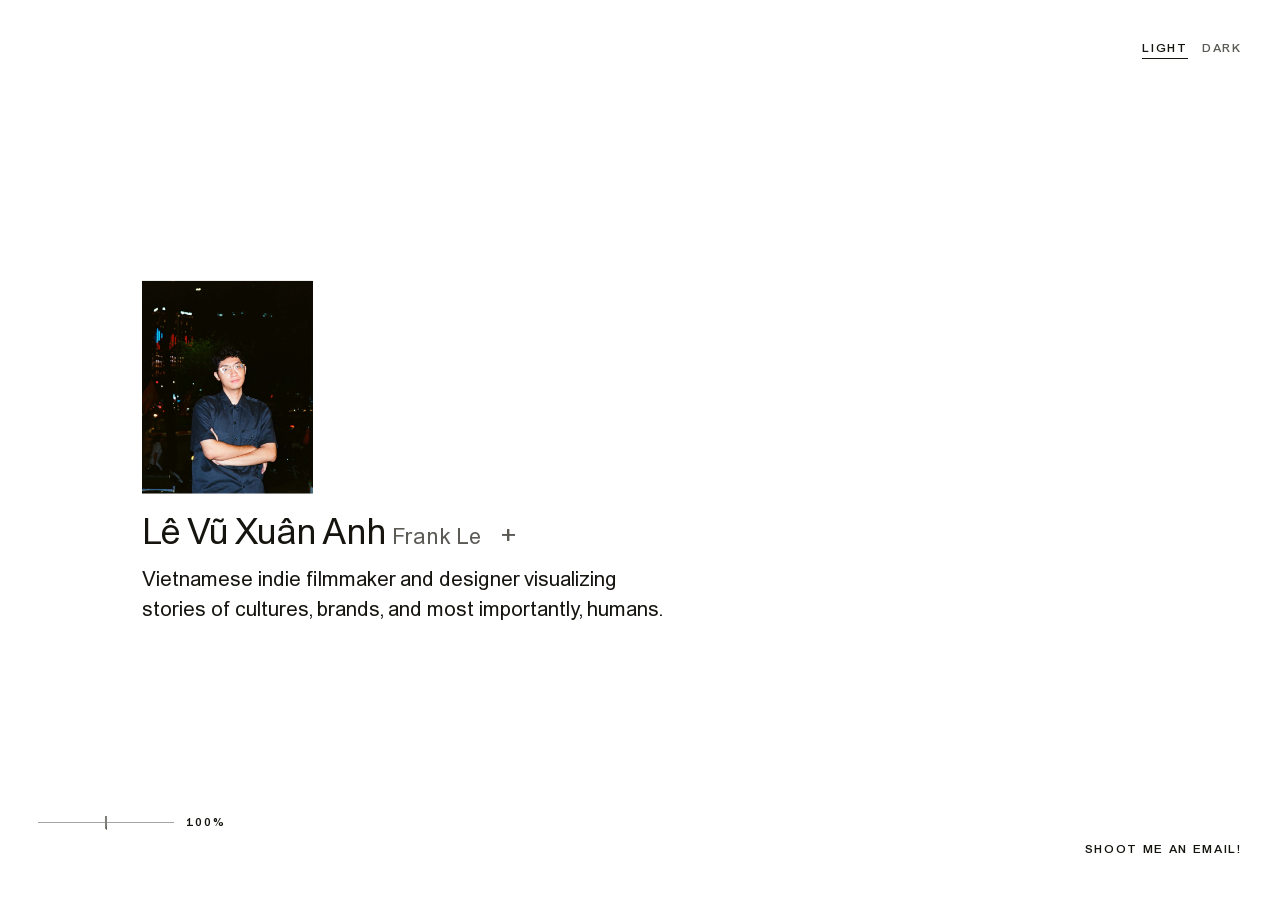
<file: index.html>
<!doctype html>
<html lang="en">
<head>
<meta charset="UTF-8">
<meta name="viewport" content="width=device-width, initial-scale=1">
<title>Lê Vũ Xuân Anh — Filmmaker &amp; Designer</title>
<meta name="description" content="Lê Vũ Xuân Anh (Frank Le) — filmmaker and designer. Director, screenwriter, editor, and UI/UX designer.">
<meta property="og:title" content="Lê Vũ Xuân Anh — Filmmaker &amp; Designer">
<meta property="og:description" content="Lê Vũ Xuân Anh (Frank Le) — filmmaker and designer based in Waterloo, Ontario.">
<meta property="og:type" content="website">
<link rel="preload" href="assets/fonts/ABCArealSuperfamilyVariable.woff2" as="font" type="font/woff2" crossorigin>
<link rel="stylesheet" href="css/style.css">
<script>try{var t=localStorage.getItem('theme');if(t==='dark'||t==='light')document.documentElement.dataset.theme=t;}catch(e){}</script>
</head>
<body data-nav-current="home" class="page-canvas">

<a class="skip-link" href="#main">Skip to content</a>

<main id="main" class="canvas" data-node-canvas>
  <!-- Everything that pans and zooms lives inside .canvas__world.
       The canvas itself is the fixed viewport; the world is the sheet
       of paper moving behind it. Corner marks stay outside, so they
       hold still while the paper moves. -->
  <div class="canvas__world">
    <svg class="canvas__edges" aria-hidden="true"></svg>
    <div class="canvas__nodes"></div>
  </div>

  <!-- Points back to the root when the view has wandered off it. It
       sits outside .canvas__world, in the canvas's own pixels, so it
       stays pinned to the edge of the screen rather than to the
       paper. js/node-tree.js places and rotates it. -->
  <button class="compass" type="button"
          aria-label="Back to Lê Vũ Xuân Anh">
    <span class="compass__arrow" aria-hidden="true"><svg viewBox="0 0 12 15" fill="none" stroke="currentColor" stroke-width="1.1" stroke-linecap="square" focusable="false"><path d="M6 1.5V13"/><path d="M2 9.5 6 13.5 10 9.5"/></svg></span>
  </button>

  <!-- The tree is the whole menu, so with JS off there has to be a
       real set of links here or the site is a dead end. -->
  <noscript>
    <ul class="canvas__fallback">
      <li><a href="about.html">About</a></li>
      <li><a href="works.html">Works</a></li>
      <li><a href="contact.html">Contact</a></li>
    </ul>
  </noscript>
</main>

<div class="canvas__marks">
  <!-- The name, the bio and the role line all live on the canvas now:
       the root node says the name, the bio is a node that branches to
       About, and the roles are the root's caption. See js/node-tree.js. -->
  <!-- The view corner. The zoom read-out stands here permanently: it
       reports the scale, sets it, and - since the drag hint came out -
       is the only standing sign that this canvas zooms at all. Reset
       fades in underneath once the view has actually moved, in a row
       that is held open either way so the bar above never jumps. -->
  <div class="mark mark--view">
    <div class="zoom">
      <span class="zoom__track">
        <input class="zoom__range" type="range" min="0" max="100" step="1"
               value="52" aria-label="Zoom" data-zoom-range>
      </span>
      <output class="zoom__value" data-zoom-value>100%</output>
    </div>
    <button class="theme__btn view-reset" type="button" data-reset-view>Reset view</button>
  </div>

  <div class="mark mark--theme">
    <div class="theme" role="group" aria-label="Colour mode">
      <button class="theme__btn" type="button" data-set-theme="light">Light</button>
      <button class="theme__btn" type="button" data-set-theme="dark">Dark</button>
    </div>
  </div>

  <!-- Reads as an invitation, not an address (Frank, Sept 14 2026).
       The address itself still travels in the href, and in the hidden
       text so a screen reader hears where the click goes. -->
  <a class="mark mark--mail" href="mailto:frank.lvxa@gmail.com">Shoot me an email!<span class="visually-hidden"> (frank.lvxa@gmail.com — opens your email app)</span></a>
</div>

<script src="js/site.js"></script>
<script src="js/theme.js"></script>
<script src="js/node-tree.js"></script>
</body>
</html>
</file>
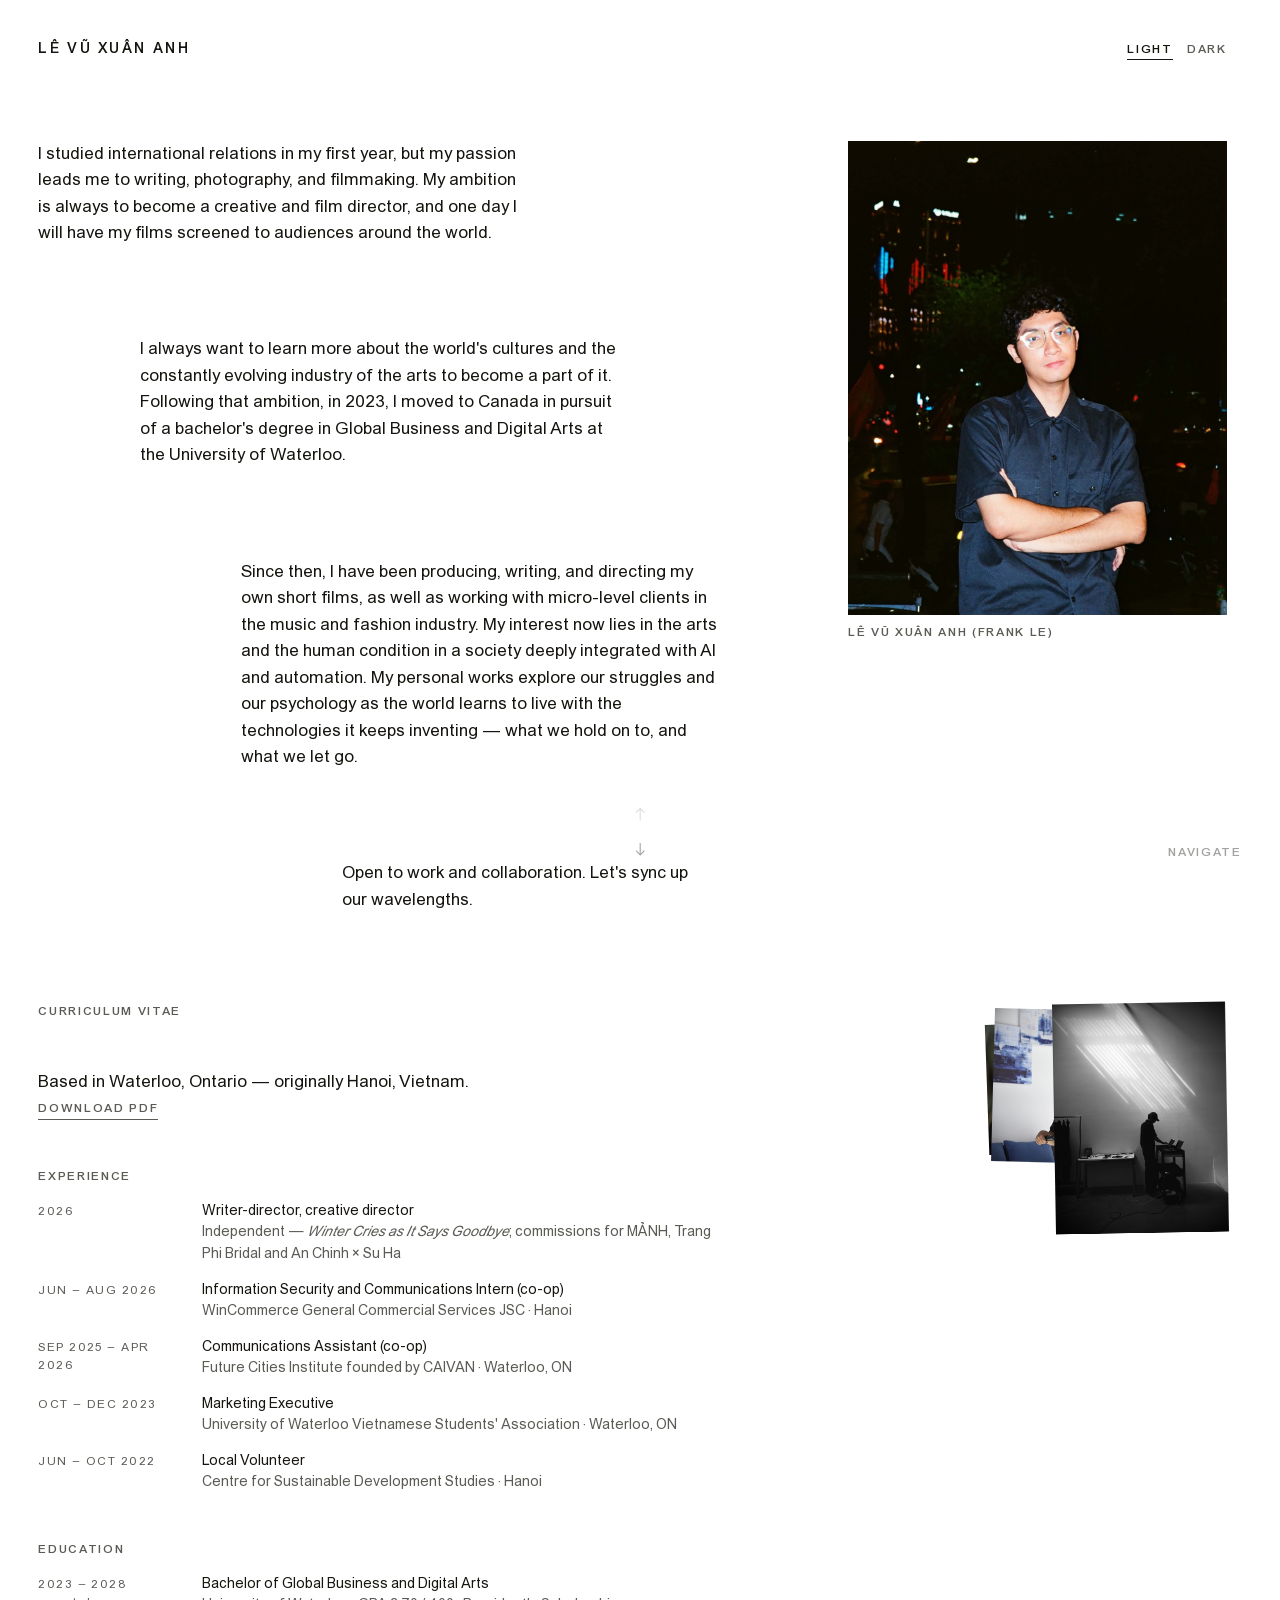
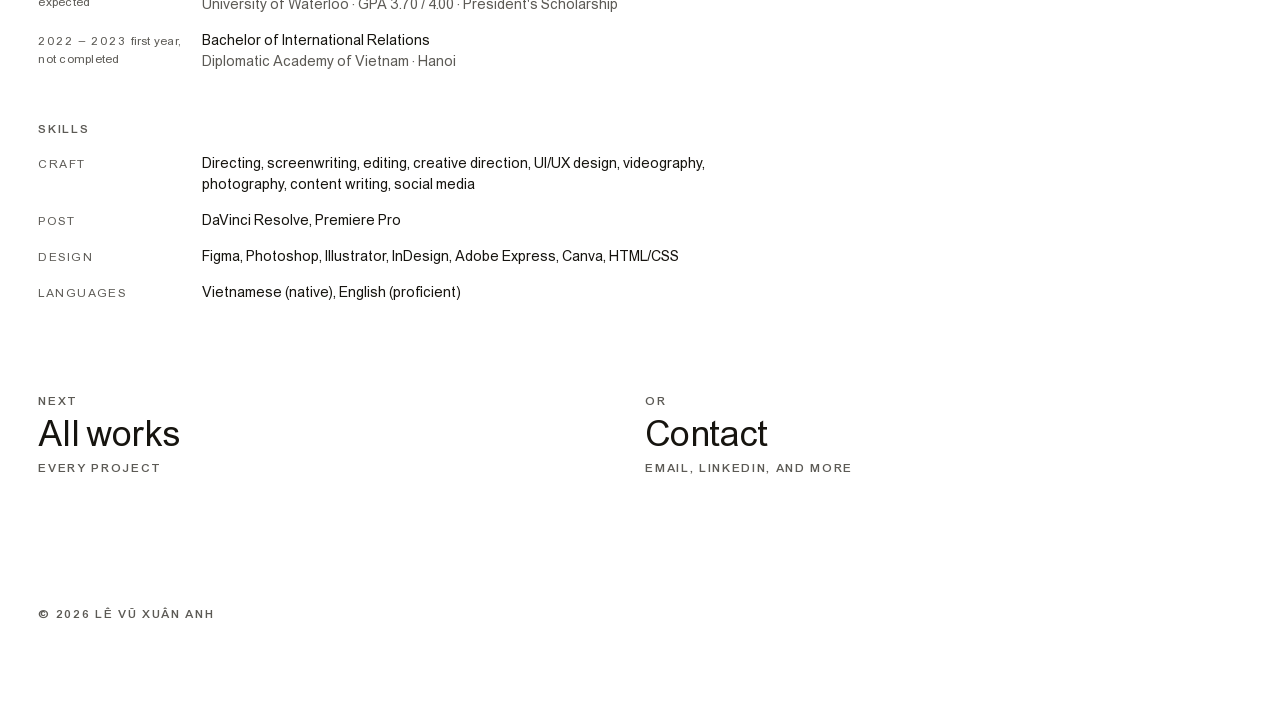
<file: about.html>
<!doctype html>
<html lang="en">
<head>
<meta charset="UTF-8">
<meta name="viewport" content="width=device-width, initial-scale=1">
<title>About — Lê Vũ Xuân Anh</title>
<meta name="description" content="About Lê Vũ Xuân Anh (Frank Le) — filmmaker and designer studying Global Business and Digital Arts at the University of Waterloo.">
<link rel="preload" href="assets/fonts/ABCArealSuperfamilyVariable.woff2" as="font" type="font/woff2" crossorigin>
<link rel="stylesheet" href="css/style.css">
<script>try{var t=localStorage.getItem('theme');if(t==='dark'||t==='light')document.documentElement.dataset.theme=t;}catch(e){}</script>
</head>
<body data-nav-current="about" class="page-field">

<a class="skip-link" href="#main">Skip to content</a>

<!-- Only the colour mode lives up here now. The nameplate and the way
     back both came out on Sept 11 2026: the name is the root of the
     node tree one click away, and a masthead repeated on every page is
     the thing this site is built to avoid. Navigation is the cue in
     the lower right. -->
<header class="page-head">
  <a class="page-head__mark" href="index.html">Lê Vũ Xuân Anh</a>
  <div class="theme" role="group" aria-label="Colour mode">
    <button class="theme__btn" type="button" data-set-theme="light">Light</button>
    <button class="theme__btn" type="button" data-set-theme="dark">Dark</button>
  </div>
</header>

<!-- A scrolling canvas, not a document: no rules, no boxes, no
     column. Passages step down and inward, the portrait floats free
     and can be dragged anywhere. Placement lives in css/style.css
     under "Canvas pages". -->
<main id="main" class="field">
  <h1 class="visually-hidden">About Frank Le</h1>

  <p class="passage passage--a">I studied international relations in my first year, but my passion leads me to writing, photography, and filmmaking. My ambition is always to become a creative and film director, and one day I will have my films screened to audiences around the world.</p>

  <figure class="floater floater--portrait" data-drag>
    <span class="drift">
      <span class="shot shot--native" style="--ratio: 1200 / 1500">
        <img src="assets/headshot.jpg" width="1200" height="1500" alt="Lê Vũ Xuân Anh, arms folded, at night in the city">
      </span>
    </span>
    <figcaption class="label">Lê Vũ Xuân Anh (Frank Le)</figcaption>
  </figure>

  <p class="passage passage--b">I always want to learn more about the world's cultures and the constantly evolving industry of the arts to become a part of it. Following that ambition, in 2023, I moved to Canada in pursuit of a bachelor's degree in Global Business and Digital Arts at the University of Waterloo.</p>

  <p class="passage passage--c">Since then, I have been producing, writing, and directing my own short films, as well as working with micro-level clients in the music and fashion industry. My interest now lies in the arts and the human condition in a society deeply integrated with AI and automation. My personal works explore our struggles and our psychology as the world learns to live with the technologies it keeps inventing — what we hold on to, and what we let go.</p>

  <p class="passage passage--d">Open to work and collaboration. Let's sync up our wavelengths.</p>

  <!-- The CV, on the page rather than behind a download (Frank,
       Sept 13 2026). Latest to earliest within every section. Dated
       entries come from his June 2025 resume; the 2025 co-op and the
       2026 work come from this site's own data. There is no
       Certification section yet because nothing sourced names one —
       the markup for it is at the end of this block, ready. The PDF
       is Frank's 2026 CV (Sept 14 2026) with the phone number
       redacted from its footer, so docs/contact.md's rule holds; see
       CLAUDE.md for how, and why a text-only redaction was not
       enough. -->
  <section class="cv" aria-labelledby="cv-heading" data-stop>
    <h2 id="cv-heading" class="label">Curriculum vitae</h2>
    <p class="cv__lead">Based in Waterloo, Ontario — originally Hanoi, Vietnam.
      <a class="cv__download label" href="assets/le-vu-xuan-anh-cv-2026.pdf" download="Le Vu Xuan Anh - CV 2026.pdf">Download PDF<span class="visually-hidden"> (2 MB)</span></a></p>

    <section class="cv__section">
      <h3 class="label">Experience</h3>
      <ol class="cv__list">
        <li class="cv__item">
          <span class="cv__when">2026</span>
          <span class="cv__what">Writer-director, creative director</span>
          <span class="cv__where">Independent — <em>Winter Cries as It Says Goodbye</em>; commissions for MẢNH, Trang Phi Bridal and An Chinh × Su Ha</span>
        </li>
        <li class="cv__item">
          <span class="cv__when">Jun – Aug 2026</span>
          <span class="cv__what">Information Security and Communications Intern (co-op)</span>
          <span class="cv__where">WinCommerce General Commercial Services JSC · Hanoi</span>
        </li>
        <li class="cv__item">
          <span class="cv__when">Sep 2025 – Apr 2026</span>
          <span class="cv__what">Communications Assistant (co-op)</span>
          <span class="cv__where">Future Cities Institute founded by CAIVAN · Waterloo, ON</span>
        </li>
        <li class="cv__item">
          <span class="cv__when">Oct – Dec 2023</span>
          <span class="cv__what">Marketing Executive</span>
          <span class="cv__where">University of Waterloo Vietnamese Students' Association · Waterloo, ON</span>
        </li>
        <li class="cv__item">
          <span class="cv__when">Jun – Oct 2022</span>
          <span class="cv__what">Local Volunteer</span>
          <span class="cv__where">Centre for Sustainable Development Studies · Hanoi</span>
        </li>
      </ol>
    </section>

    <section class="cv__section">
      <h3 class="label">Education</h3>
      <ol class="cv__list">
        <li class="cv__item">
          <span class="cv__when">2023 – 2028 <span class="cv__note">expected</span></span>
          <span class="cv__what">Bachelor of Global Business and Digital Arts</span>
          <span class="cv__where">University of Waterloo · GPA 3.70 / 4.00 · President's Scholarship</span>
        </li>
        <li class="cv__item">
          <span class="cv__when">2022 – 2023 <span class="cv__note">first year, not completed</span></span>
          <span class="cv__what">Bachelor of International Relations</span>
          <span class="cv__where">Diplomatic Academy of Vietnam · Hanoi</span>
        </li>
      </ol>
    </section>

    <section class="cv__section">
      <h3 class="label">Skills</h3>
      <ol class="cv__list">
        <li class="cv__item">
          <span class="cv__when">Craft</span>
          <span class="cv__what">Directing, screenwriting, editing, creative direction, UI/UX design, videography, photography, content writing, social media</span>
        </li>
        <li class="cv__item">
          <span class="cv__when">Post</span>
          <span class="cv__what">DaVinci Resolve, Premiere Pro</span>
        </li>
        <li class="cv__item">
          <span class="cv__when">Design</span>
          <span class="cv__what">Figma, Photoshop, Illustrator, InDesign, Adobe Express, Canva, HTML/CSS</span>
        </li>
        <li class="cv__item">
          <span class="cv__when">Languages</span>
          <span class="cv__what">Vietnamese (native), English (proficient)</span>
        </li>
      </ol>
    </section>

    <!-- Certification — nothing sourced names one yet. When there is:
    <section class="cv__section">
      <h3 class="label">Certification</h3>
      <ol class="cv__list">
        <li class="cv__item">
          <span class="cv__when">YEAR</span>
          <span class="cv__what">Certificate name</span>
          <span class="cv__where">Issuer</span>
        </li>
      </ol>
    </section>
    -->
  </section>

  <!-- Behind the scenes (Frank, Sept 14 2026): three set photos as a
       tight pile at the right margin, beside the CV. One click spreads
       them into a cascade; another stacks them. No heading, no hint,
       no button — the pile is the control (role=button, Enter/Space,
       aria-pressed carries the state). It occupies no height in the
       grid: the stage is absolute, so the CV's row is exactly as tall
       as the CV. It comes AFTER the CV in the markup on purpose: the
       grid's placement cursor only moves forward, so a pile placed
       first would take columns 9-12 of a row and push the CV, which
       needs 1-7, down to the next one. Native ratios, per the
       standing rule; js/about.js does the toggle. -->
  <div class="pile">
    <div class="pile__stage" role="button" tabindex="0" aria-pressed="false"
         aria-label="Behind the scenes: three photos from set. Spread them out">
      <figure class="pile__item pile__item--1">
        <span class="drift"><img src="assets/bts-monitor.jpg" width="1600" height="900" alt="Frank at the monitor on set, headphones on, watching a take" loading="lazy" draggable="false"></span>
      </figure>
      <figure class="pile__item pile__item--2">
        <span class="drift"><img src="assets/bts-camera.jpg" width="1600" height="1066" alt="Frank directing beside the camera operator, pointing across the set" loading="lazy" draggable="false"></span>
      </figure>
      <figure class="pile__item pile__item--3">
        <span class="drift"><img src="assets/bts-studio.jpg" width="1200" height="1600" alt="Frank at a cart of monitors in a studio, light raking across the wall behind him" loading="lazy" draggable="false"></span>
      </figure>
    </div>
  </div>

  <!-- Where to go from here: the project pages end on a "Next project"
       node, and this page ends the same way, on two. The address and
       LinkedIn that used to sit in the footer live on the Contact
       page, one of these two nodes away (Frank, Sept 13 2026). -->
  <nav class="next-nodes" aria-label="Where next" data-stop>
    <a class="next-node" href="works.html">
      <span class="label">Next</span>
      <span class="next-node__title">All works</span>
      <span class="label">Every project</span>
    </a>
    <a class="next-node next-node--second" href="contact.html">
      <span class="label">Or</span>
      <span class="next-node__title">Contact</span>
      <span class="label">Email, LinkedIn, and more</span>
    </a>
  </nav>
</main>

<footer class="end-marks" data-stop>
  <p class="label">&copy; 2026 Lê Vũ Xuân Anh</p>
</footer>

<!-- Navigation, lower right: the node tree's logic folded into one
     corner. Quiet until asked, then a short branch grows upward -
     Navigate, All works, Home - the way a node grows its children on
     the homepage. The trigger is first in the markup and the column is
     reversed in CSS, so the tab order runs bottom to top the way the
     branch reads. js/navcue.js owns the open state. -->
<nav class="navcue" data-cue aria-label="Site">
  <button class="navcue__trigger" type="button" aria-expanded="false">Navigate</button>
  <ul class="navcue__list">
    <li class="navcue__item"><a class="navcue__link" href="contact.html">Contact</a></li>
    <li class="navcue__item"><a class="navcue__link" href="works.html">All works</a></li>
    <li class="navcue__item"><a class="navcue__link" href="index.html">Home</a></li>
  </ul>
</nav>

<script src="js/site.js"></script>
<script src="js/theme.js"></script>
<script src="js/navcue.js"></script>
<script src="js/stepper.js"></script>
<script src="js/drag.js"></script>
<script src="js/about.js"></script>
</body>
</html>
</file>
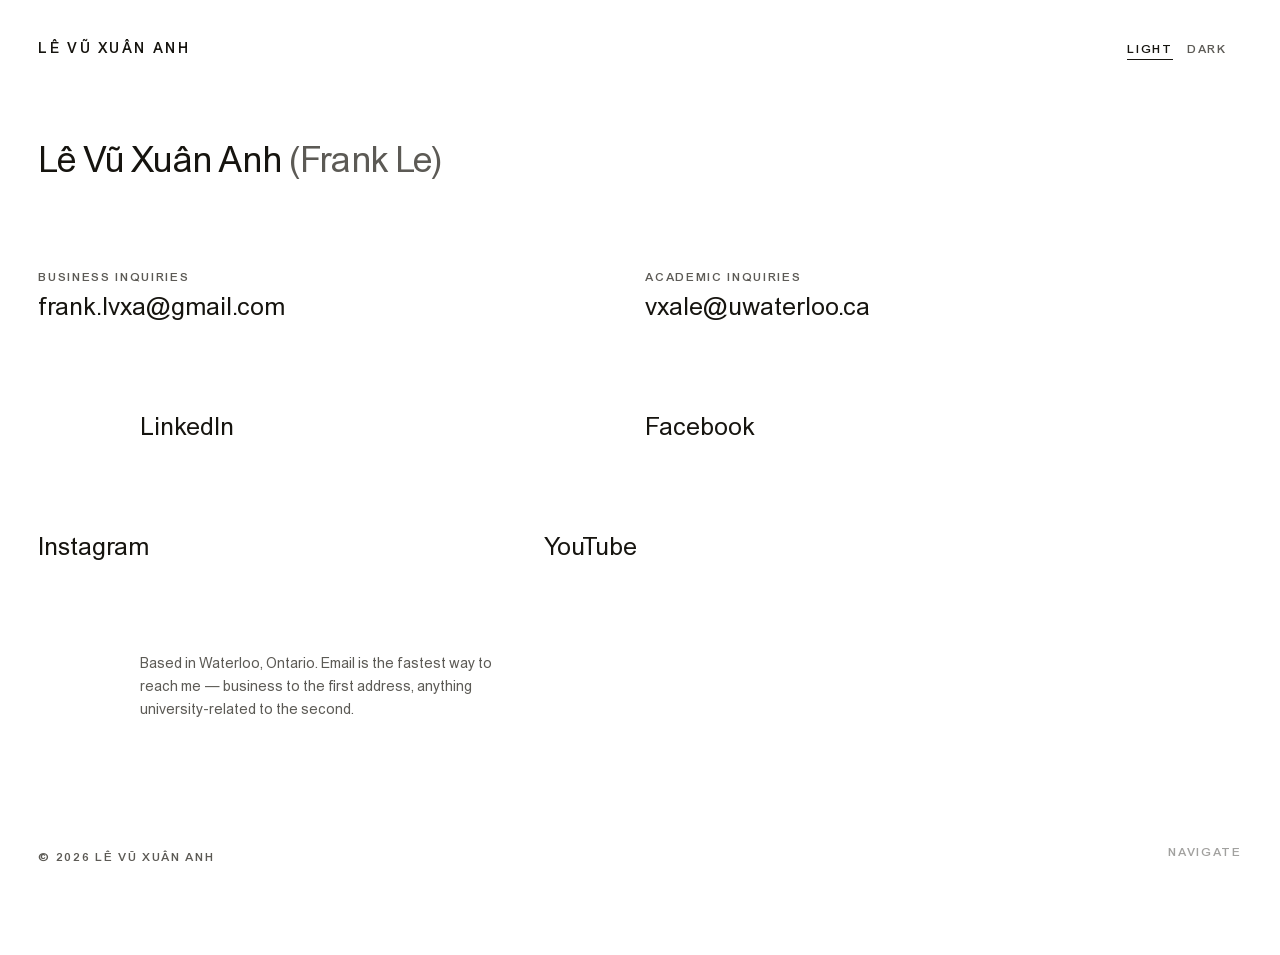
<file: contact.html>
<!doctype html>
<html lang="en">
<head>
<meta charset="UTF-8">
<meta name="viewport" content="width=device-width, initial-scale=1">
<title>Contact — Lê Vũ Xuân Anh</title>
<meta name="description" content="Contact Lê Vũ Xuân Anh (Frank Le) — filmmaker and designer based in Waterloo, Ontario.">
<link rel="preload" href="assets/fonts/ABCArealSuperfamilyVariable.woff2" as="font" type="font/woff2" crossorigin>
<link rel="stylesheet" href="css/style.css">
<script>try{var t=localStorage.getItem('theme');if(t==='dark'||t==='light')document.documentElement.dataset.theme=t;}catch(e){}</script>
</head>
<body data-nav-current="contact" class="page-field">

<a class="skip-link" href="#main">Skip to content</a>

<!-- Only the colour mode lives up here now. The nameplate and the way
     back both came out on Sept 11 2026: the name is the root of the
     node tree one click away, and a masthead repeated on every page is
     the thing this site is built to avoid. Navigation is the cue in
     the lower right. -->
<header class="page-head">
  <a class="page-head__mark" href="index.html">Lê Vũ Xuân Anh</a>
  <div class="theme" role="group" aria-label="Colour mode">
    <button class="theme__btn" type="button" data-set-theme="light">Light</button>
    <button class="theme__btn" type="button" data-set-theme="dark">Dark</button>
  </div>
</header>

<!-- Each way of reaching Frank is its own drifting object, placed
     apart rather than listed. No rules between them: the space does
     the separating. -->
<main id="main" class="field field--contact">
  <h1 class="passage passage--name">Lê Vũ Xuân Anh <span>(Frank Le)</span></h1>

  <!-- The addresses carry the outward mark too. A mailto leaves this
       site as surely as a link to LinkedIn does - it hands you to
       another application - and a reader who has learned what the
       mark means on one line should not have to relearn it on the
       next. The hidden text says where it actually goes. -->
  <p class="reach reach--a">
    <span class="label">Business inquiries</span>
    <a class="reach__link reach__link--out drift" href="mailto:frank.lvxa@gmail.com">frank.lvxa@gmail.com<span class="reach__out" aria-hidden="true"><svg viewBox="0 0 12 12" width="12" height="12" fill="none" stroke="currentColor" stroke-width="1.1" stroke-linecap="square" focusable="false"><path d="M3.5 8.5 8.5 3.5"/><path d="M5 3.5H8.5V7"/></svg></span><span class="visually-hidden"> (opens your email app)</span></a>
  </p>

  <p class="reach reach--b">
    <span class="label">Academic inquiries</span>
    <a class="reach__link reach__link--out drift" href="mailto:vxale@uwaterloo.ca">vxale@uwaterloo.ca<span class="reach__out" aria-hidden="true"><svg viewBox="0 0 12 12" width="12" height="12" fill="none" stroke="currentColor" stroke-width="1.1" stroke-linecap="square" focusable="false"><path d="M3.5 8.5 8.5 3.5"/><path d="M5 3.5H8.5V7"/></svg></span><span class="visually-hidden"> (opens your email app)</span></a>
  </p>

  <!-- Outward links. The name of the place is the whole label: the
       URL under it said nothing the word did not, and four of them
       spelled out would read as a directory listing. The mark that
       arrives on hover is what says the link leaves the site. -->
  <p class="reach reach--c">
    <a class="reach__link reach__link--out drift" href="https://www.linkedin.com/in/vxale/" target="_blank" rel="noopener">LinkedIn<span class="reach__out" aria-hidden="true"><svg viewBox="0 0 12 12" width="12" height="12" fill="none" stroke="currentColor" stroke-width="1.1" stroke-linecap="square" focusable="false"><path d="M3.5 8.5 8.5 3.5"/><path d="M5 3.5H8.5V7"/></svg></span><span class="visually-hidden"> (opens in a new tab)</span></a>
  </p>

  <p class="reach reach--e">
    <a class="reach__link reach__link--out drift" href="https://www.facebook.com/vuxuananhle" target="_blank" rel="noopener">Facebook<span class="reach__out" aria-hidden="true"><svg viewBox="0 0 12 12" width="12" height="12" fill="none" stroke="currentColor" stroke-width="1.1" stroke-linecap="square" focusable="false"><path d="M3.5 8.5 8.5 3.5"/><path d="M5 3.5H8.5V7"/></svg></span><span class="visually-hidden"> (opens in a new tab)</span></a>
  </p>

  <p class="reach reach--f">
    <a class="reach__link reach__link--out drift" href="https://www.instagram.com/leuvxuanhna" target="_blank" rel="noopener">Instagram<span class="reach__out" aria-hidden="true"><svg viewBox="0 0 12 12" width="12" height="12" fill="none" stroke="currentColor" stroke-width="1.1" stroke-linecap="square" focusable="false"><path d="M3.5 8.5 8.5 3.5"/><path d="M5 3.5H8.5V7"/></svg></span><span class="visually-hidden"> (opens in a new tab)</span></a>
  </p>

  <p class="reach reach--g">
    <a class="reach__link reach__link--out drift" href="https://www.youtube.com/@levuxuananh" target="_blank" rel="noopener">YouTube<span class="reach__out" aria-hidden="true"><svg viewBox="0 0 12 12" width="12" height="12" fill="none" stroke="currentColor" stroke-width="1.1" stroke-linecap="square" focusable="false"><path d="M3.5 8.5 8.5 3.5"/><path d="M5 3.5H8.5V7"/></svg></span><span class="visually-hidden"> (opens in a new tab)</span></a>
  </p>

  <p class="note note--contact">Based in Waterloo, Ontario. Email is the fastest way to reach me — business to the first address, anything university-related to the second.</p>
</main>

<footer class="end-marks" data-stop>
  <p class="label">&copy; 2026 Lê Vũ Xuân Anh</p>
</footer>

<!-- Navigation, lower right: the node tree's logic folded into one
     corner. Quiet until asked, then a short branch grows upward -
     Navigate, All works, Home - the way a node grows its children on
     the homepage. The trigger is first in the markup and the column is
     reversed in CSS, so the tab order runs bottom to top the way the
     branch reads. js/navcue.js owns the open state. -->
<nav class="navcue" data-cue aria-label="Site">
  <button class="navcue__trigger" type="button" aria-expanded="false">Navigate</button>
  <ul class="navcue__list">
    <li class="navcue__item"><a class="navcue__link" href="contact.html">Contact</a></li>
    <li class="navcue__item"><a class="navcue__link" href="works.html">All works</a></li>
    <li class="navcue__item"><a class="navcue__link" href="index.html">Home</a></li>
  </ul>
</nav>

<script src="js/site.js"></script>
<script src="js/theme.js"></script>
<script src="js/navcue.js"></script>
<script src="js/stepper.js"></script>
<script src="js/drag.js"></script>
</body>
</html>
</file>
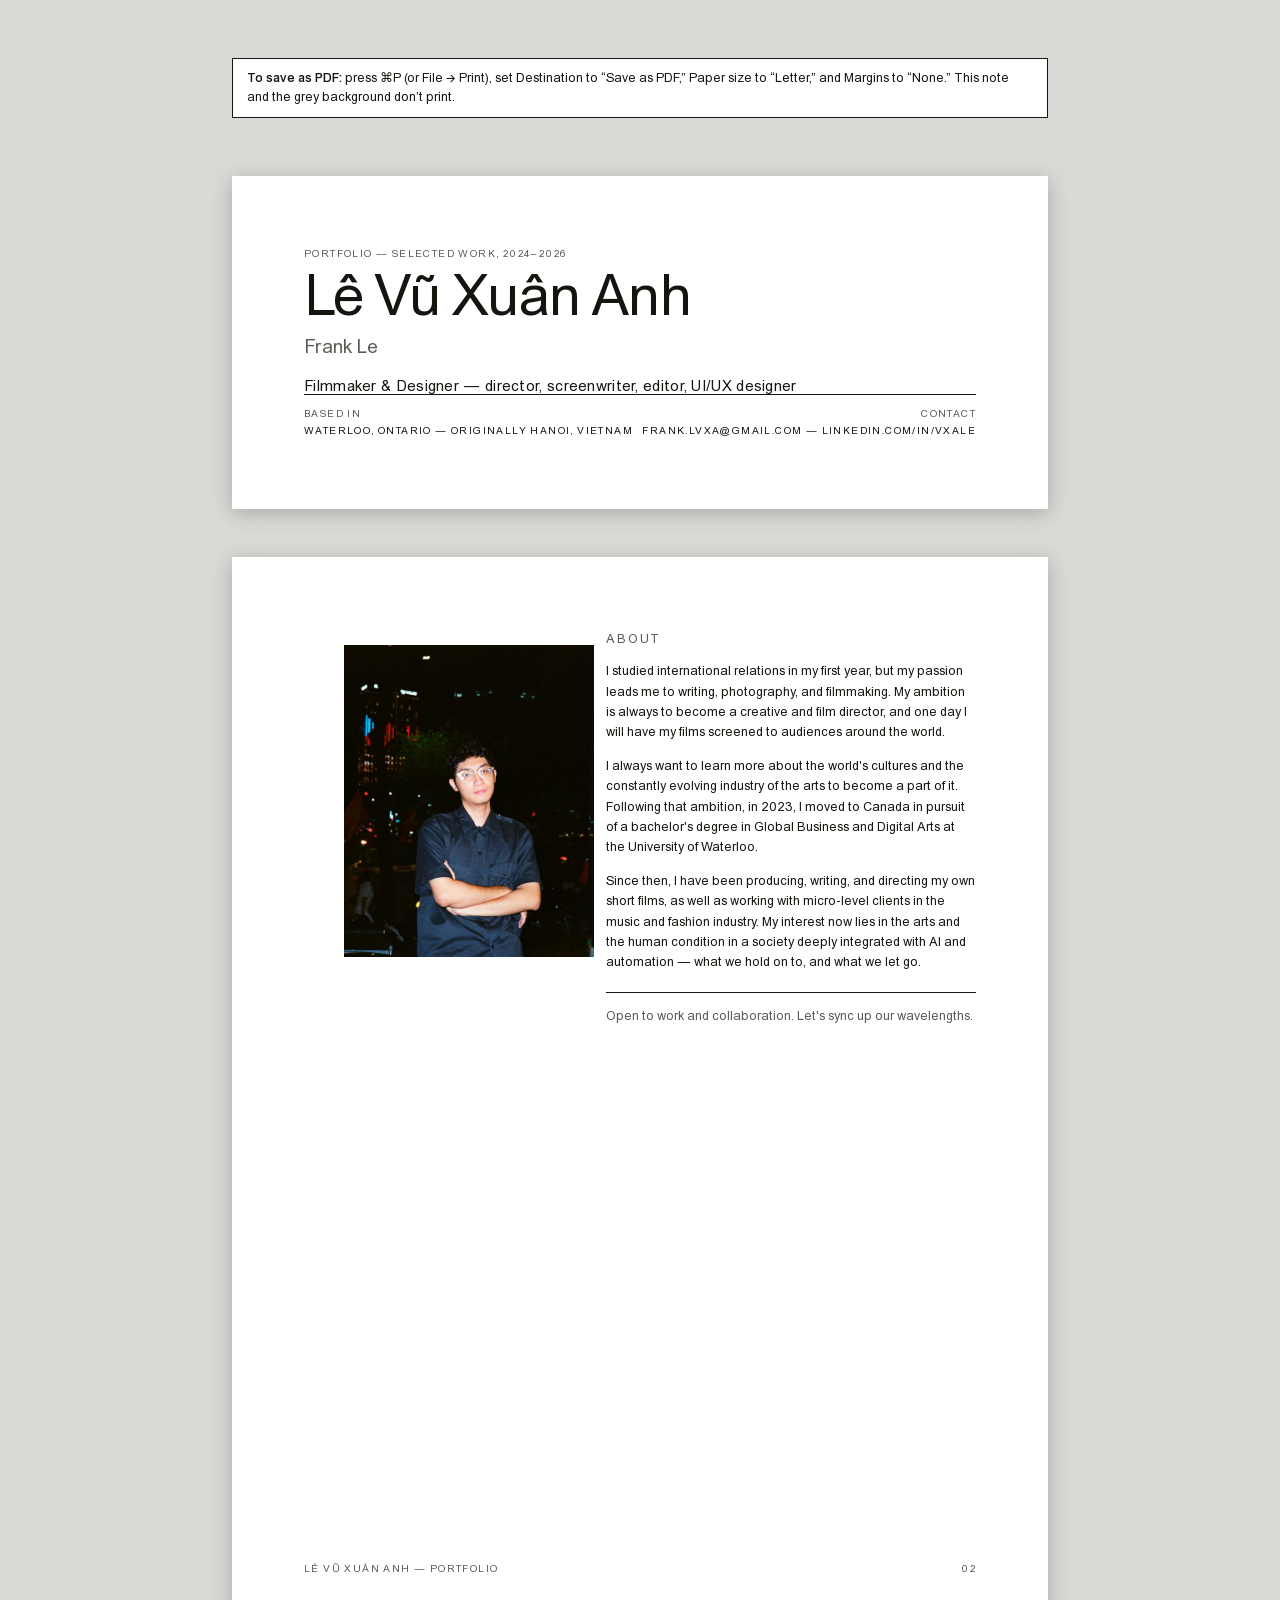
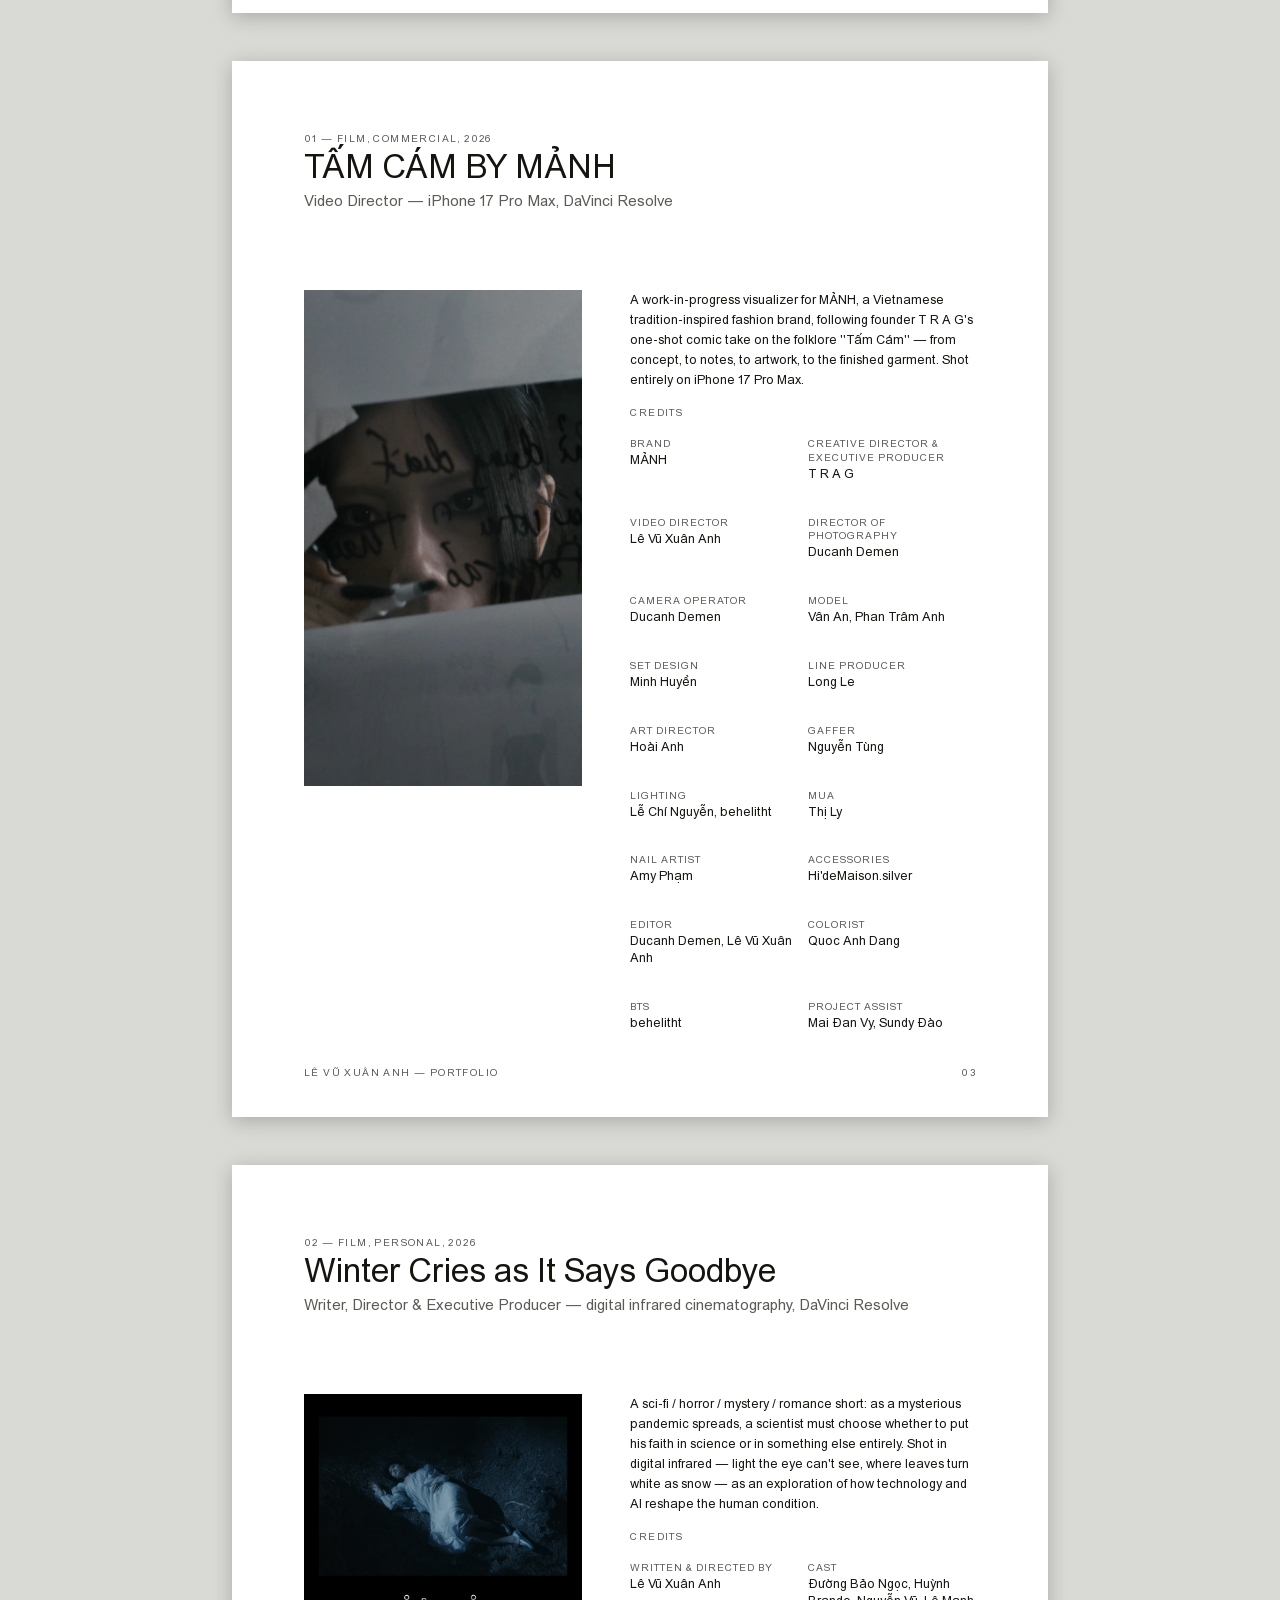
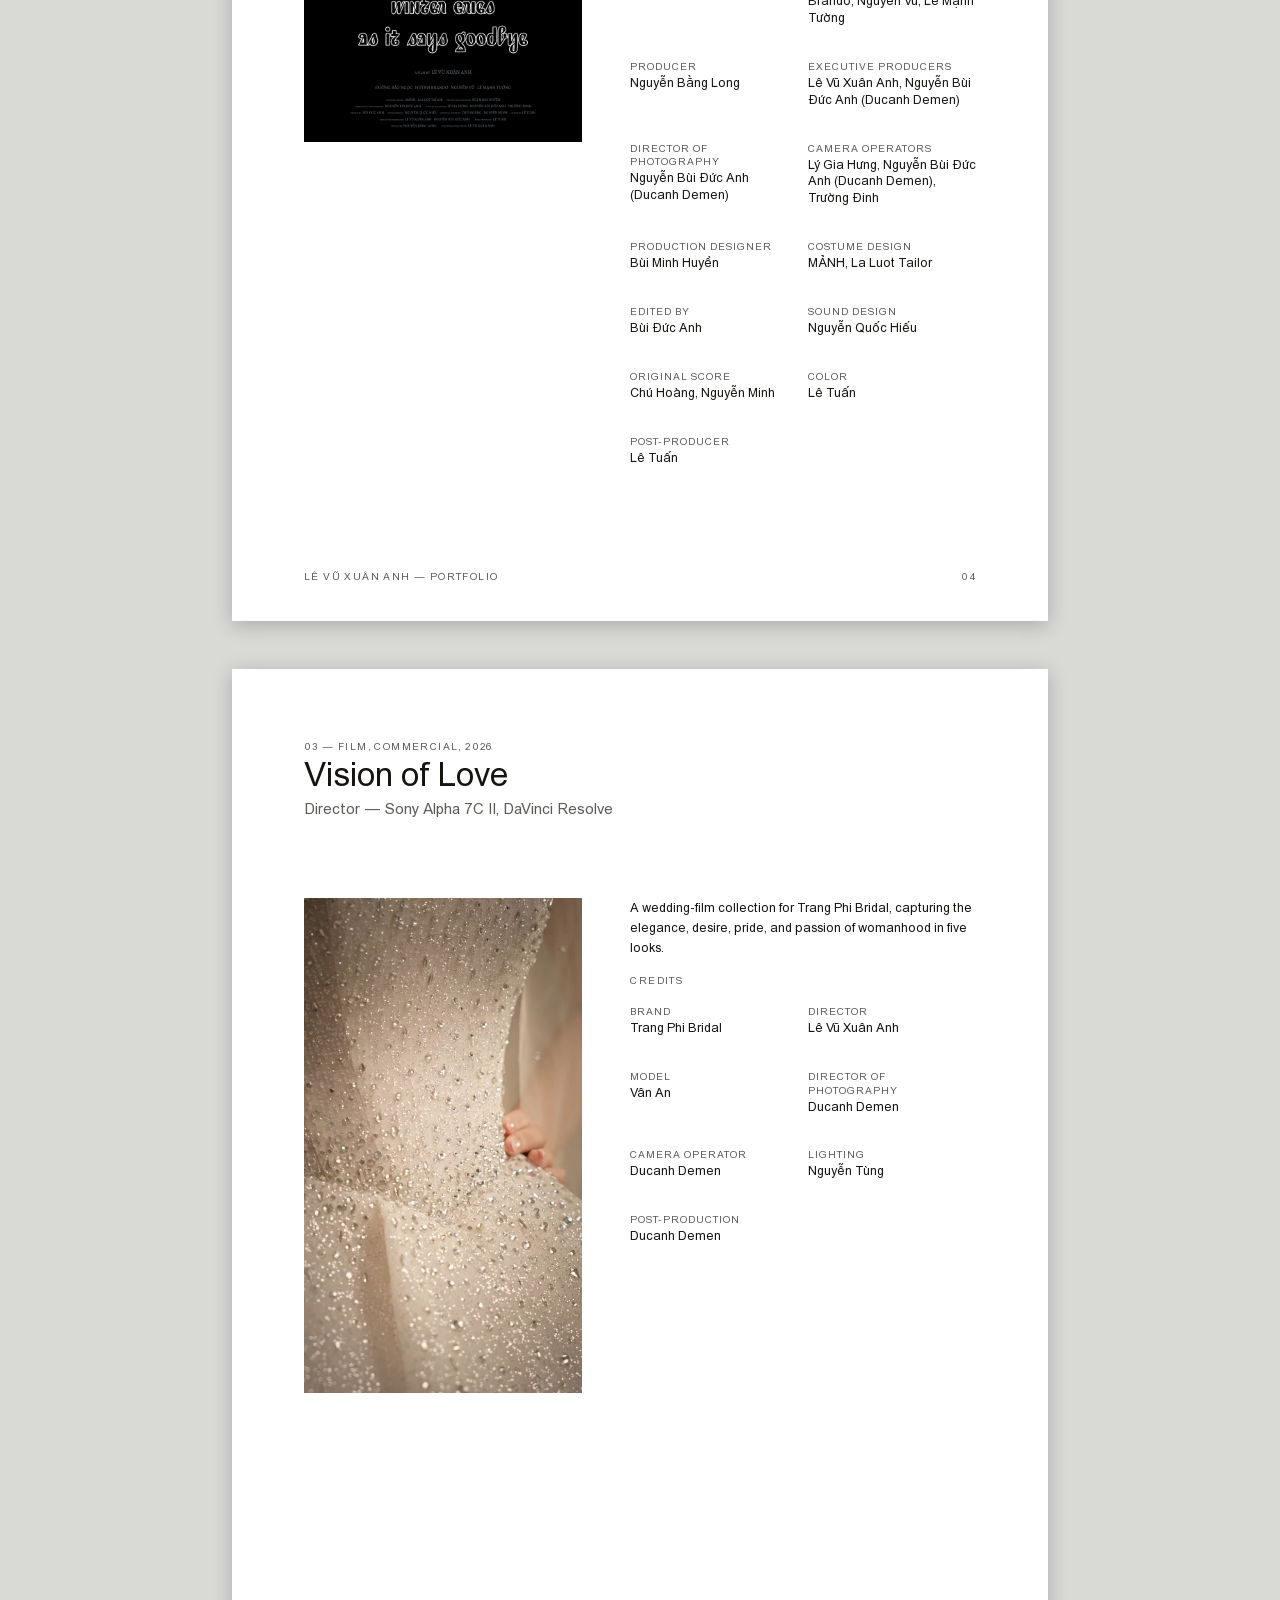
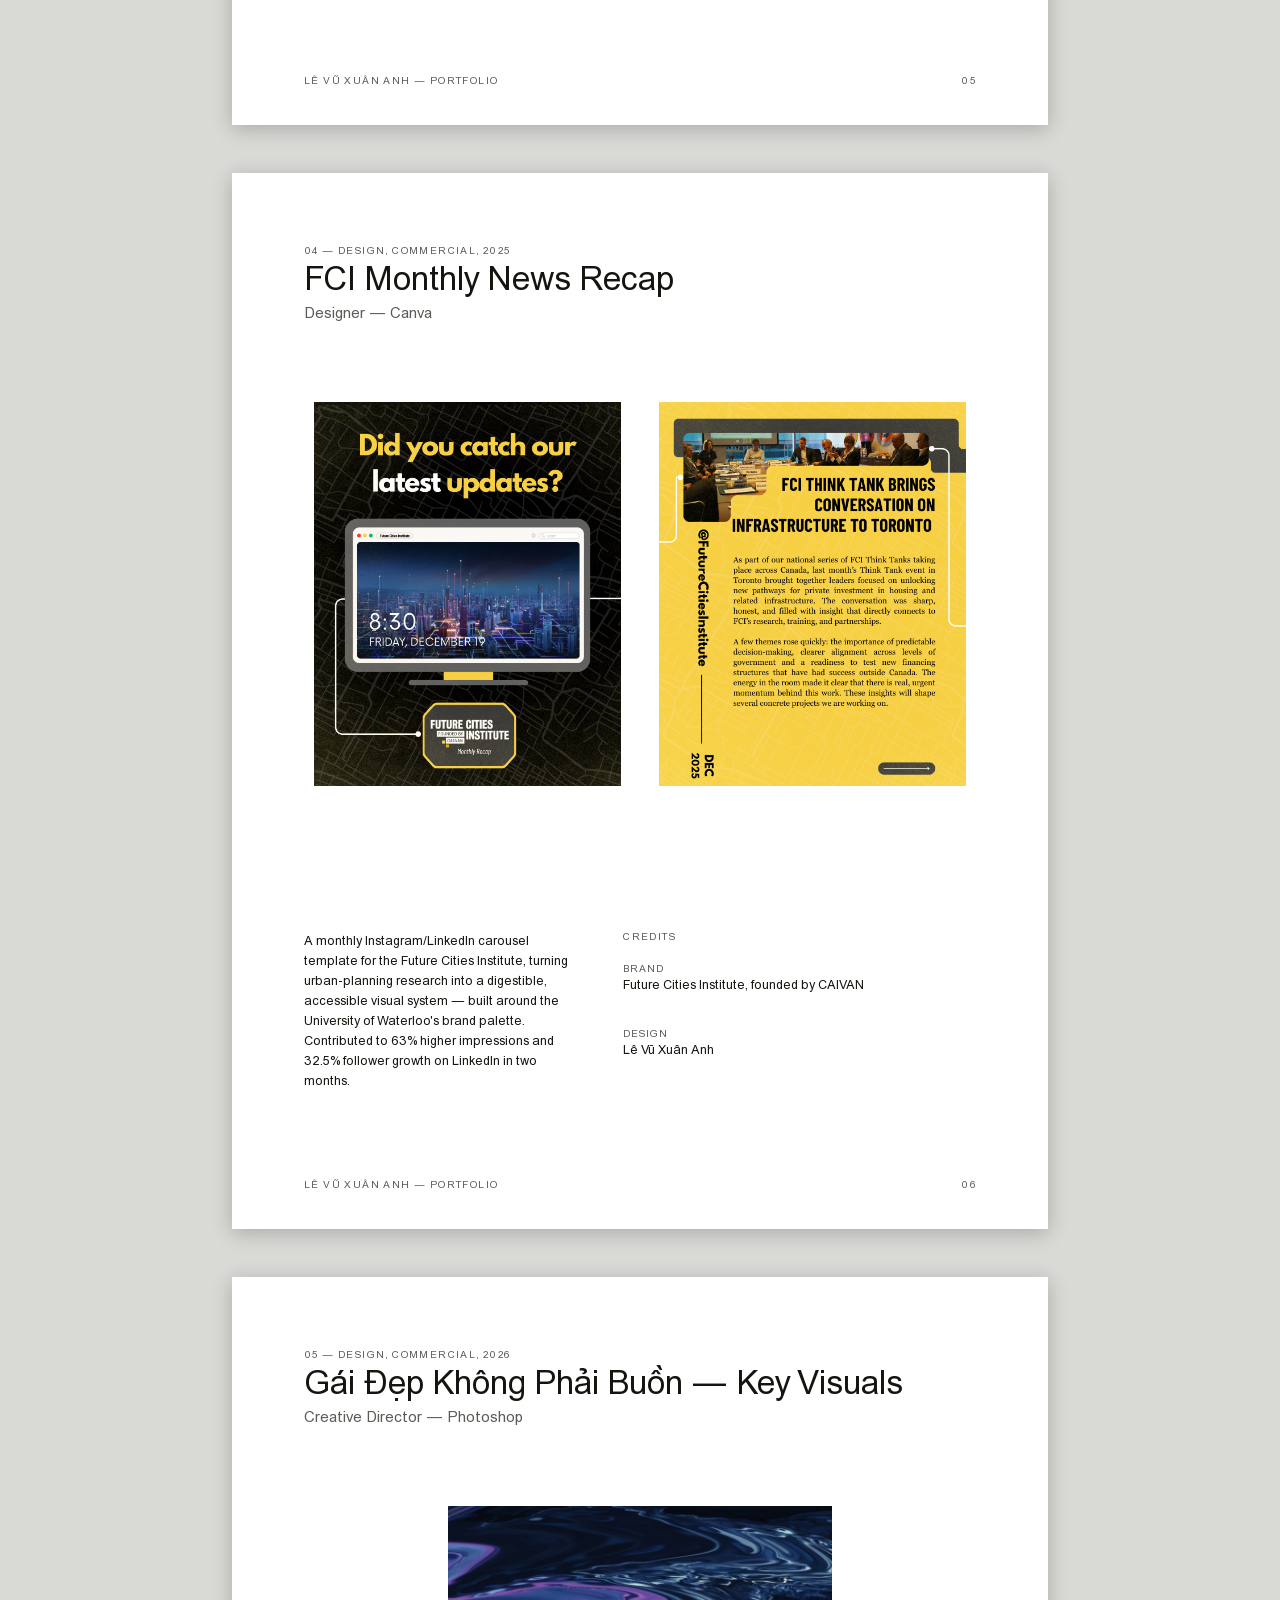
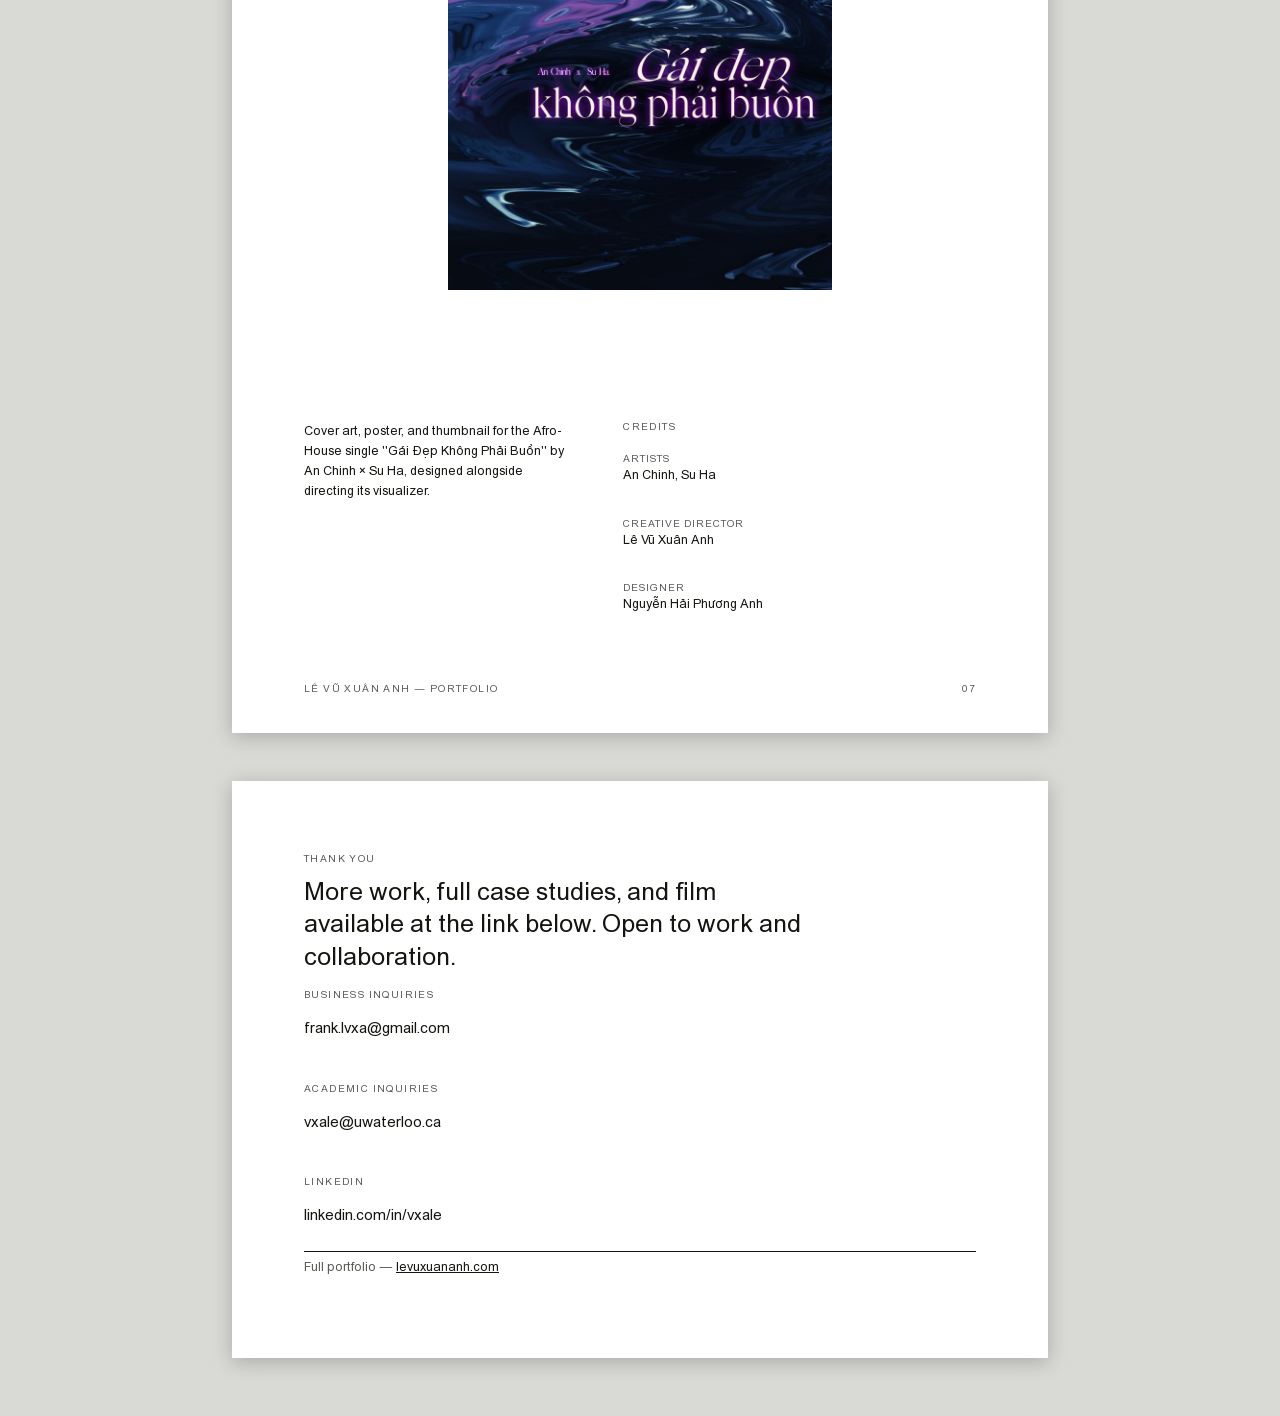
<file: print.html>
<!doctype html>
<html lang="en">
<head>
<meta charset="UTF-8">
<meta name="viewport" content="width=device-width, initial-scale=1">
<title>Portfolio (PDF) — Lê Vũ Xuân Anh</title>
<meta name="description" content="Print-ready portfolio — Lê Vũ Xuân Anh (Frank Le), filmmaker and designer.">
<link rel="preload" href="assets/fonts/ABCArealSuperfamilyVariable.woff2" as="font" type="font/woff2" crossorigin>
<link rel="stylesheet" href="css/print.css">
</head>
<body>

<div class="doc">

  <p class="print-note"><strong>To save as PDF:</strong> press ⌘P (or File → Print), set Destination to “Save as PDF,” Paper size to “Letter,” and Margins to “None.” This note and the grey background don’t print.</p>

  <!-- ============ 1. COVER ============ -->
  <section class="sheet cover">
    <div class="cover__top">
      <p class="label">Portfolio — Selected Work, 2024–2026</p>
      <h1 class="cover__name">Lê Vũ Xuân Anh</h1>
      <p class="cover__byline">Frank Le</p>
      <p class="cover__role">Filmmaker &amp; Designer — director, screenwriter, editor, UI/UX designer</p>
    </div>
    <div class="cover__bottom">
      <div>
        <span class="label">Based in</span><br>
        <span class="label" style="color: var(--ink)">Waterloo, Ontario — originally Hanoi, Vietnam</span>
      </div>
      <div style="text-align: right">
        <span class="label">Contact</span><br>
        <span class="label" style="color: var(--ink)">frank.lvxa@gmail.com — linkedin.com/in/vxale</span>
      </div>
    </div>
  </section>

  <!-- ============ 2. BIO ============ -->
  <section class="sheet">
    <div class="bio">
      <figure class="bio__portrait">
        <img src="assets/headshot.jpg" width="1200" height="1500" alt="Lê Vũ Xuân Anh, arms folded, at night in the city">
        <figcaption class="label">Lê Vũ Xuân Anh (Frank Le)</figcaption>
      </figure>
      <div class="bio__text">
        <p class="label">About</p>
        <p>I studied international relations in my first year, but my passion leads me to writing, photography, and filmmaking. My ambition is always to become a creative and film director, and one day I will have my films screened to audiences around the world.</p>
        <p>I always want to learn more about the world's cultures and the constantly evolving industry of the arts to become a part of it. Following that ambition, in 2023, I moved to Canada in pursuit of a bachelor's degree in Global Business and Digital Arts at the University of Waterloo.</p>
        <p>Since then, I have been producing, writing, and directing my own short films, as well as working with micro-level clients in the music and fashion industry. My interest now lies in the arts and the human condition in a society deeply integrated with AI and automation — what we hold on to, and what we let go.</p>
        <p class="bio__open">Open to work and collaboration. Let's sync up our wavelengths.</p>
      </div>
    </div>
    <div class="sheet__foot">
      <span class="label">Lê Vũ Xuân Anh — Portfolio</span>
      <span class="label">02</span>
    </div>
  </section>

  <!-- ============ 3. TẤM CÁM BY MẢNH ============ -->
  <section class="sheet">
    <div class="proj">
      <p class="proj__eyebrow label">01 — Film, Commercial, 2026</p>
      <h2 class="proj__title">TẤM CÁM BY MẢNH</h2>
      <p class="proj__meta">Video Director — iPhone 17 Pro Max, DaVinci Resolve</p>
      <div class="proj__body">
        <div class="proj__media">
          <img src="assets/tam-cam-by-manh-poster.jpg" alt="TẤM CÁM BY MẢNH — film still">
        </div>
        <div class="proj__side">
          <p class="proj__insight">A work-in-progress visualizer for MẢNH, a Vietnamese tradition-inspired fashion brand, following founder T R A G's one-shot comic take on the folklore "Tấm Cám" — from concept, to notes, to artwork, to the finished garment. Shot entirely on iPhone 17 Pro Max.</p>
          <p class="label proj__credits-label">Credits</p>
          <div class="proj__credits proj__credits--cols2">
            <p class="credit"><span class="credit__role">Brand</span>MẢNH</p>
            <p class="credit"><span class="credit__role">Creative Director &amp; Executive Producer</span>T R A G</p>
            <p class="credit"><span class="credit__role">Video Director</span>Lê Vũ Xuân Anh</p>
            <p class="credit"><span class="credit__role">Director of Photography</span>Ducanh Demen</p>
            <p class="credit"><span class="credit__role">Camera Operator</span>Ducanh Demen</p>
            <p class="credit"><span class="credit__role">Model</span>Vân An, Phan Trâm Anh</p>
            <p class="credit"><span class="credit__role">Set Design</span>Minh Huyền</p>
            <p class="credit"><span class="credit__role">Line Producer</span>Long Le</p>
            <p class="credit"><span class="credit__role">Art Director</span>Hoài Anh</p>
            <p class="credit"><span class="credit__role">Gaffer</span>Nguyễn Tùng</p>
            <p class="credit"><span class="credit__role">Lighting</span>Lễ Chí Nguyễn, behelitht</p>
            <p class="credit"><span class="credit__role">MUA</span>Thị Ly</p>
            <p class="credit"><span class="credit__role">Nail Artist</span>Amy Phạm</p>
            <p class="credit"><span class="credit__role">Accessories</span>Hi'deMaison.silver</p>
            <p class="credit"><span class="credit__role">Editor</span>Ducanh Demen, Lê Vũ Xuân Anh</p>
            <p class="credit"><span class="credit__role">Colorist</span>Quoc Anh Dang</p>
            <p class="credit"><span class="credit__role">BTS</span>behelitht</p>
            <p class="credit"><span class="credit__role">Project Assist</span>Mai Đan Vy, Sundy Đào</p>
          </div>
        </div>
      </div>
    </div>
    <div class="sheet__foot">
      <span class="label">Lê Vũ Xuân Anh — Portfolio</span>
      <span class="label">03</span>
    </div>
  </section>

  <!-- ============ 4. WINTER CRIES AS IT SAYS GOODBYE ============ -->
  <section class="sheet">
    <div class="proj">
      <p class="proj__eyebrow label">02 — Film, Personal, 2026</p>
      <h2 class="proj__title">Winter Cries as It Says Goodbye</h2>
      <p class="proj__meta">Writer, Director &amp; Executive Producer — digital infrared cinematography, DaVinci Resolve</p>
      <div class="proj__body">
        <div class="proj__media">
          <img src="assets/winter-cries-poster-1.jpg" alt="Winter Cries as It Says Goodbye — poster art">
        </div>
        <div class="proj__side">
          <p class="proj__insight">A sci-fi / horror / mystery / romance short: as a mysterious pandemic spreads, a scientist must choose whether to put his faith in science or in something else entirely. Shot in digital infrared — light the eye can't see, where leaves turn white as snow — as an exploration of how technology and AI reshape the human condition.</p>
          <p class="label proj__credits-label">Credits</p>
          <div class="proj__credits proj__credits--cols2">
            <p class="credit"><span class="credit__role">Written &amp; Directed by</span>Lê Vũ Xuân Anh</p>
            <p class="credit"><span class="credit__role">Cast</span>Đường Bảo Ngọc, Huỳnh Brando, Nguyễn Vũ, Lê Mạnh Tường</p>
            <p class="credit"><span class="credit__role">Producer</span>Nguyễn Bằng Long</p>
            <p class="credit"><span class="credit__role">Executive Producers</span>Lê Vũ Xuân Anh, Nguyễn Bùi Đức Anh (Ducanh Demen)</p>
            <p class="credit"><span class="credit__role">Director of Photography</span>Nguyễn Bùi Đức Anh (Ducanh Demen)</p>
            <p class="credit"><span class="credit__role">Camera Operators</span>Lý Gia Hưng, Nguyễn Bùi Đức Anh (Ducanh Demen), Trường Đinh</p>
            <p class="credit"><span class="credit__role">Production Designer</span>Bùi Minh Huyền</p>
            <p class="credit"><span class="credit__role">Costume Design</span>MẢNH, La Luot Tailor</p>
            <p class="credit"><span class="credit__role">Edited by</span>Bùi Đức Anh</p>
            <p class="credit"><span class="credit__role">Sound Design</span>Nguyễn Quốc Hiếu</p>
            <p class="credit"><span class="credit__role">Original Score</span>Chú Hoàng, Nguyễn Minh</p>
            <p class="credit"><span class="credit__role">Color</span>Lê Tuấn</p>
            <p class="credit"><span class="credit__role">Post-Producer</span>Lê Tuấn</p>
          </div>
        </div>
      </div>
    </div>
    <div class="sheet__foot">
      <span class="label">Lê Vũ Xuân Anh — Portfolio</span>
      <span class="label">04</span>
    </div>
  </section>

  <!-- ============ 5. VISION OF LOVE ============ -->
  <section class="sheet">
    <div class="proj">
      <p class="proj__eyebrow label">03 — Film, Commercial, 2026</p>
      <h2 class="proj__title">Vision of Love</h2>
      <p class="proj__meta">Director — Sony Alpha 7C II, DaVinci Resolve</p>
      <div class="proj__body">
        <div class="proj__media">
          <img src="assets/vision-of-love-poster.jpg" alt="Vision of Love — highlight still">
        </div>
        <div class="proj__side">
          <p class="proj__insight">A wedding-film collection for Trang Phi Bridal, capturing the elegance, desire, pride, and passion of womanhood in five looks.</p>
          <p class="label proj__credits-label">Credits</p>
          <div class="proj__credits proj__credits--cols2">
            <p class="credit"><span class="credit__role">Brand</span>Trang Phi Bridal</p>
            <p class="credit"><span class="credit__role">Director</span>Lê Vũ Xuân Anh</p>
            <p class="credit"><span class="credit__role">Model</span>Vân An</p>
            <p class="credit"><span class="credit__role">Director of Photography</span>Ducanh Demen</p>
            <p class="credit"><span class="credit__role">Camera Operator</span>Ducanh Demen</p>
            <p class="credit"><span class="credit__role">Lighting</span>Nguyễn Tùng</p>
            <p class="credit"><span class="credit__role">Post-production</span>Ducanh Demen</p>
          </div>
        </div>
      </div>
    </div>
    <div class="sheet__foot">
      <span class="label">Lê Vũ Xuân Anh — Portfolio</span>
      <span class="label">05</span>
    </div>
  </section>

  <!-- ============ 6. FCI MONTHLY NEWS RECAP ============ -->
  <section class="sheet">
    <div class="proj proj--wide">
      <p class="proj__eyebrow label">04 — Design, Commercial, 2025</p>
      <h2 class="proj__title">FCI Monthly News Recap</h2>
      <p class="proj__meta">Designer — Canva</p>
      <div class="proj__body">
        <div class="proj__media proj__media--pair">
          <img src="assets/fci-monthly-recap-standard.png" alt="FCI Monthly News Recap — cover slide">
          <img src="assets/fci-monthly-recap-long-form.png" alt="FCI Monthly News Recap — long-form story slide">
        </div>
        <div class="proj__lower">
          <p class="proj__insight">A monthly Instagram/LinkedIn carousel template for the Future Cities Institute, turning urban-planning research into a digestible, accessible visual system — built around the University of Waterloo's brand palette. Contributed to 63% higher impressions and 32.5% follower growth on LinkedIn in two months.</p>
          <div>
            <p class="label proj__credits-label">Credits</p>
            <div class="proj__credits">
              <p class="credit"><span class="credit__role">Brand</span>Future Cities Institute, founded by CAIVAN</p>
              <p class="credit"><span class="credit__role">Design</span>Lê Vũ Xuân Anh</p>
            </div>
          </div>
        </div>
      </div>
    </div>
    <div class="sheet__foot">
      <span class="label">Lê Vũ Xuân Anh — Portfolio</span>
      <span class="label">06</span>
    </div>
  </section>

  <!-- ============ 7. GÁI ĐẸP KHÔNG PHẢI BUỒN — KEY VISUALS ============ -->
  <section class="sheet">
    <div class="proj proj--wide">
      <p class="proj__eyebrow label">05 — Design, Commercial, 2026</p>
      <h2 class="proj__title">Gái Đẹp Không Phải Buồn — Key Visuals</h2>
      <p class="proj__meta">Creative Director — Photoshop</p>
      <div class="proj__body">
        <div class="proj__media">
          <img src="assets/gai-dep-key-visual-cover.jpg" alt="Gái Đẹp Không Phải Buồn — key visual cover art">
        </div>
        <div class="proj__lower">
          <p class="proj__insight">Cover art, poster, and thumbnail for the Afro-House single "Gái Đẹp Không Phải Buồn" by An Chinh × Su Ha, designed alongside directing its visualizer.</p>
          <div>
            <p class="label proj__credits-label">Credits</p>
            <div class="proj__credits">
              <p class="credit"><span class="credit__role">Artists</span>An Chinh, Su Ha</p>
              <p class="credit"><span class="credit__role">Creative Director</span>Lê Vũ Xuân Anh</p>
              <p class="credit"><span class="credit__role">Designer</span>Nguyễn Hải Phương Anh</p>
            </div>
          </div>
        </div>
      </div>
    </div>
    <div class="sheet__foot">
      <span class="label">Lê Vũ Xuân Anh — Portfolio</span>
      <span class="label">07</span>
    </div>
  </section>

  <!-- ============ 8. CLOSING / CONTACT ============ -->
  <section class="sheet close">
    <div>
      <p class="label" style="margin: 0 0 1.2em">Thank you</p>
      <p class="close__lead">More work, full case studies, and film available at the link below. Open to work and collaboration.</p>
    </div>
    <div class="close__reach">
      <p><span class="label">Business inquiries</span><br><a href="mailto:frank.lvxa@gmail.com">frank.lvxa@gmail.com</a></p>
      <p><span class="label">Academic inquiries</span><br><a href="mailto:vxale@uwaterloo.ca">vxale@uwaterloo.ca</a></p>
      <p><span class="label">LinkedIn</span><br><a href="https://www.linkedin.com/in/vxale/">linkedin.com/in/vxale</a></p>
    </div>
    <p class="close__site">Full portfolio — <a href="https://levuxuananh.com">levuxuananh.com</a></p>
  </section>

</div>

</body>
</html>
</file>
<file: css/style.css>
/* ============================================================
   ABC Areal Superfamily Variable — Dinamo (Frank, Sept 16 2026)

   Replaces Inter Tight, which replaced Times. Self-hosted rather
   than fetched: one 264KB file carries the whole superfamily —
   proportional, semi mono and mono, 400 to 700, upright and
   oblique, and full Vietnamese — so there is nothing to round-trip
   to Google for and nothing to break when they change a URL.

   FOUR AXES, three of them in use:

     MONO  0–100   0 is Areal, 50 is Semi Mono, 100 is Mono.
                   HELD AT 0 EVERYWHERE — Frank, Sept 16 2026: "I
                   don't like the use of mono typefaces. Use sans
                   serif only." The first cut of this stylesheet set
                   the node tree in Semi Mono and every label in
                   Mono; that lasted a day. Don't bring it back.
     wght  400–700 Regular, Medium, Bold. There is nothing below
                   400 in this family — no Light, no Thin.
     slnt  −12–0   A real oblique, not a synthesised slant.
     DRKM  0–1     "Darkmode". Light type on a dark ground gains
                   optical weight; this axis takes it back out. The
                   site has had a dark mode since Sept 11, so this
                   is switched on with the colour tokens.

   There is no slab axis in this family, so the slab half of Frank's
   brief could not be built, and the semi mono that stood in for it
   is gone too. Hierarchy is size, case, tracking and weight — the
   one-typeface discipline the site has kept since Sept 8.

   LICENSING, read before deploying: the font's own name table says
   lawful use "excludes … storing on publicly available servers".
   levuxuananh.com is a publicly available server. Dinamo sells web
   licences separately from desktop ones; this package did ship
   WOFF2 files, which usually means a web licence is included, but
   that is worth confirming with Dinamo rather than assuming.
   ============================================================ */

@font-face {
  font-family: "ABC Areal";
  src: url("../assets/fonts/ABCArealSuperfamilyVariable.woff2") format("woff2");
  font-weight: 400 700;
  font-style: oblique 0deg 12deg;
  font-display: swap;
}

/* ============================================================
   Frank Le — Portfolio
   Style system: black ink on white paper, ONE typeface doing
   every job, a restrained type scale, no boxes around anything
   the visitor can press, stark hairlines, smooth restrained
   motion. Navigation is the node-tree canvas (index.html +
   js/node-tree.js), not a menu of links.
   See docs/style-direction.md for the rationale behind every
   choice here, including the Sept 2026 revisions.
   ============================================================ */

:root {
  /* Color — Frank's call (Sept 2026): paper is now pure #FFFFFF,
     reversing the earlier warm off-white. Ink stays a near-black
     rather than #000 so the page reads as printed, not clinical.
     The two grays were retoned neutral at the same time — the old
     warm tan/olive pair looked dirty against a pure white sheet. */
  --paper: #ffffff;
  --paper-dim: #f1f1f1;
  --ink: #16140f;
  --ink-soft: #5c5a55;
  --line: var(--ink); /* stark hairlines, not a soft gray — Sept 2026 revision */
  color-scheme: light;

  /* Type — ONE typeface, every job (Frank's call, Sept 2026).
     The old split serif/grotesk system is gone: Times does the
     headlines, the labels, the metadata and the node tree alike.
     Hierarchy now comes from size, case and spacing only, which is
     a harder discipline and a more distinctive result. Setting a
     serif in small tracked caps is what carries the "structural"
     voice the grotesk used to. Don't reintroduce a second family
     without asking — it undoes the whole idea. */
  /* ABC Areal Superfamily Variable (Frank, Sept 16 2026) — replaces
     Inter Tight, which replaced Times. Self-hosted; see the @font-face
     block at the top of this file for the axes and the licensing note.
     The fallbacks are grotesks, so a slow load shows something of the
     right shape rather than a serif for a moment. */
  --font: "ABC Areal", "Helvetica Neue", Helvetica, Arial, sans-serif;

  /* The four axes, as numbers you can change one at a time. Nothing
     on this site writes font-variation-settings directly: the rule
     under :root composes these four, and a selector changes a
     register by setting --wght and nothing else. --mono stays at 0
     (see the font-face note at the top of this file).

     This is also why font-weight is no longer used anywhere.
     font-variation-settings wins over font-weight, so a stray
     `font-weight: 700` would silently do nothing. Set --wght. */
  --mono: 0;
  --wght: 400;
  --slnt: 0;
  --drkm: 0;
}

/* The only font-variation-settings in the file. It is on the
   universal selector on purpose, and the reason is worth knowing:
   font-variation-settings is inherited as a COMPUTED string, so a
   var() inside it is substituted once and the result is what
   children inherit. Declare it on body alone and a child setting
   --wght: 500 changes nothing at all. Declaring it everywhere is
   what makes the custom properties behave like real axes. */
*,
*::before,
*::after {
  font-variation-settings:
    "MONO" var(--mono),
    "wght" var(--wght),
    "slnt" var(--slnt),
    "DRKM" var(--drkm);

  /* Scale — one modular ladder, ratio 1.2 (Sept 8 2026 rebuild).
     Every size on the site comes from this ladder; there are no
     hand-picked font-sizes left in the file. Before this there were
     five tokens and thirty-three one-off values clustered so tightly
     (0.7 / 0.72 / 0.75 / 0.78 / 0.8 / 0.85rem) that no one could
     tell them apart — a scale on paper that the CSS ignored.

     The range is the same as before; the rungs are twice as dense,
     which is what a tight ratio buys you. Each step is 1.2x the one
     below, at BOTH ends of its clamp, so the ratio holds at every
     viewport rather than only at one width. Body is --step-2, and
     the ladder is anchored there: 16px on a phone, 17.5px on a desk.

     The anchor has moved twice: down from 16/18px when the site read
     too large, then back up to 16/17.5px on Sept 10 2026 when it read
     too small to sit and read. 16px is the floor for body copy and
     the reason it went back up — below that, prose is a squint. Because every rung is derived
     from the base, moving it moved all nine together and the
     proportions are untouched; this is the only place to change if
     the whole site should get bigger or smaller again. Do NOT nudge
     one rung on its own — that snaps it out of the 1.2 relationship
     with its neighbours and puts us back to the ad-hoc scale this
     ladder replaced.

     In use today: 0 (micro labels), 1 (small text and controls),
     2 (body), 4 (node d1, card titles), 6 (node d0, section titles),
     8 (page titles). Steps 3, 5 and 7 are the headroom the tighter
     ratio creates — real rungs, not yet needed. Reach for one of
     them before inventing a number. */
  --step-0: clamp(0.694rem, 0.675rem + 0.085vw, 0.760rem); /* 11.1 - 12.2px */
  --step-1: clamp(0.833rem, 0.810rem + 0.101vw, 0.911rem); /* 13.3 - 14.6px */
  --step-2: clamp(1rem,     0.973rem + 0.121vw, 1.094rem); /* 16.0 - 17.5px */
  --step-3: clamp(1.2rem,   1.167rem + 0.146vw, 1.313rem); /* 19.2 - 21.0px */
  --step-4: clamp(1.44rem,  1.401rem + 0.174vw, 1.575rem); /* 23.0 - 25.2px */
  --step-5: clamp(1.728rem, 1.681rem + 0.209vw, 1.890rem); /* 27.6 - 30.2px */
  --step-6: clamp(2.074rem, 2.018rem + 0.250vw, 2.268rem); /* 33.2 - 36.3px */
  --step-7: clamp(2.488rem, 2.420rem + 0.302vw, 2.722rem); /* 39.8 - 43.5px */
  --step-8: clamp(2.986rem, 2.905rem + 0.361vw, 3.266rem); /* 47.8 - 52.3px */

  --max-w: none;
  --gutter: clamp(1.25rem, 3vw, 3rem);
  /* Section rhythm, pulled from the reference's literal 200px
     section-gap token (adapted down for a multi-page site — 200px
     between every section on every page reads as excessive here) */
  --section-gap: clamp(3rem, 11vw, 12.5rem);

  /* Motion. --ease is the slow, editorial curve for content
     entering on scroll; --ease-out is the punchier UI curve for
     things the visitor operates directly (menu, toggle, buttons),
     which stay under 250ms so the interface never feels laggy. */
  --ease: cubic-bezier(0.22, 1, 0.36, 1);
  --ease-out: cubic-bezier(0.23, 1, 0.32, 1);
  --ease-in-out: cubic-bezier(0.77, 0, 0.175, 1);
}

* { box-sizing: border-box; }

html {
  color-scheme: light;
  scroll-behavior: smooth;
  /* The tree panel locks body scroll while it's open; reserving the
     gutter stops the page jumping sideways as the scrollbar goes. */
  scrollbar-gutter: stable;
}

@media (prefers-reduced-motion: reduce) {
  html { scroll-behavior: auto; }
}

:focus-visible {
  outline: 2px solid var(--ink);
  outline-offset: 3px;
}

body {
  margin: 0;
  background: var(--paper);
  color: var(--ink);
  font-family: var(--font);
  font-optical-sizing: auto;
  font-size: var(--step-2);
  line-height: 1.5;
  -webkit-font-smoothing: antialiased;
}

img, video { max-width: 100%; display: block; }

a { color: inherit; }

.visually-hidden {
  position: absolute;
  width: 1px; height: 1px;
  overflow: hidden;
  clip: rect(0 0 0 0);
  white-space: nowrap;
}

.skip-link {
  position: absolute;
  left: var(--gutter);
  top: -100%;
  z-index: 50;
  background: var(--ink);
  color: var(--paper);
  font-family: var(--font);
  font-size: var(--step-1);
  letter-spacing: 0.1em;
  text-transform: uppercase;
  text-decoration: none;
  padding: 0.7rem 1rem;
}

.skip-link:focus { top: 0.5rem; }

/* Small structural label, used for eyebrows and section headings —
   the grotesk "structure" voice. */
.label {
  font-family: var(--font);
  font-size: var(--step-0);
  letter-spacing: 0.14em;
  text-transform: uppercase;
  color: var(--ink-soft);
}

/* ---------- Layout shell ---------- */

main { display: block; }

/* The same opening as every canvas page. works.html is the only page
   left using .section, and since its heading and rules came out there
   was nothing at the top of it to justify --section-gap - the filter
   bar simply started 60px lower than the first line of every other
   page. These figures are .field's, deliberately: change one, change
   both. */
.section {
  padding: clamp(2rem, 7vw, 5rem) var(--gutter) clamp(4rem, 10vw, 8rem);
}

.section--tight { padding-block: clamp(2rem, 5vw, 4rem); }
.section--flush-top { padding-top: 0; }

/* The homepage grid slot renders nothing until a third-party grid is
   embedded in it — until then it shouldn't reserve section padding. */
.section:empty { padding: 0; }

.grid-12 {
  display: grid;
  grid-template-columns: repeat(12, 1fr);
  gap: clamp(1rem, 2vw, 1.75rem);
  max-width: var(--max-w);
  margin-inline: auto;
}

.rule {
  grid-column: 1 / -1;
  height: 1px;
  background: var(--line);
  border: 0;
  margin: 0;
}

/* ---------- Section headings ---------- */

/* The section head and its rule were removed Sept 11 2026 along with
   the one on the filter row: works.html was the last page carrying
   them, and ruled-off headers are the document look this site left
   behind. git has the rules. */

/* Text link with a rule that draws itself on hover */
.link-line {
  font-family: var(--font);
  font-size: var(--step-1);
  letter-spacing: 0.1em;
  text-transform: uppercase;
  text-decoration: none;
  padding-bottom: 3px;
  background-image: linear-gradient(var(--ink), var(--ink));
  background-repeat: no-repeat;
  background-position: 0 100%;
  background-size: 100% 1px;
  transition: background-size 0.25s var(--ease);
}

@media (hover: hover) and (pointer: fine) {
  .link-line:hover { background-size: 0 1px; }
}

/* ---------- Media ---------- */

.media-frame {
  position: relative;
  display: block;          /* it is an <a> on the works grid */
  color: inherit;
  text-decoration: none;
  aspect-ratio: 4 / 5;
  width: 100%;
  overflow: hidden;
  background: var(--paper-dim);
}

.media-frame img,
.media-frame video {
  width: 100%;
  height: 100%;
  object-fit: cover;
  transition: transform 0.4s var(--ease);
}

@media (hover: hover) and (pointer: fine) {
  a:hover .media-frame img,
  a:hover .media-frame video { transform: scale(1.03); }
}

.media-placeholder {
  width: 100%;
  height: 100%;
  display: flex;
  align-items: center;
  justify-content: center;
  text-align: center;
  padding: 1rem;
  font-family: var(--font);
  font-size: var(--step-0);
  letter-spacing: 0.06em;
  text-transform: uppercase;
  color: var(--ink-soft);
}

/* ---------- Card caption (works grid) ---------- */

/* The caption carries the link now that the media is something you
   pick up rather than click through. */
.caption {
  margin-top: 0.85rem;
  display: grid;
  grid-template-columns: auto 1fr;
  gap: 0 0.9rem;
  align-items: baseline;
  text-decoration: none;
  color: inherit;
  cursor: pointer;
}

.caption__index {
  font-family: var(--font);
  font-size: var(--step-0);
  letter-spacing: 0.1em;
  color: var(--ink-soft);
}

.caption__title {
  font-family: var(--font);
  font-size: var(--step-4);
  line-height: 1.25;
  /* justify-self, or the underline stretches the whole grid column
     and reads as a rule rather than a link. */
  justify-self: start;
  max-width: 100%;
  border-bottom: 1px solid transparent;
  transition: border-color 200ms var(--ease-out);
}

.caption__meta {
  grid-column: 2;
  margin-top: 0.3rem;
  font-family: var(--font);
  font-size: var(--step-0);
  letter-spacing: 0.08em;
  text-transform: uppercase;
  color: var(--ink-soft);
}

/* ---------- Works grid + filters ---------- */

.filters {
  grid-column: 1 / -1;
  display: flex;
  flex-wrap: wrap;
  gap: 0.75rem 2rem;
  margin-bottom: clamp(2rem, 5vw, 3.5rem);
  font-family: var(--font);
}

.filter-group {
  display: flex;
  align-items: center;
  gap: 0.5rem;
  flex-wrap: wrap;
}

.filter-group__label {
  font-size: var(--step-0);
  letter-spacing: 0.12em;
  text-transform: uppercase;
  color: var(--ink-soft);
  margin-right: 0.25rem;
}

.filter-btn {
  /* No box (Frank's call, Sept 2026). State is carried by the rule
     under the word and by ink weight, not by a container. */
  font-family: var(--font);
  font-size: var(--step-1);
  letter-spacing: 0.08em;
  text-transform: uppercase;
  background: none;
  border: 0;
  color: var(--ink-soft);
  padding: 0.25rem 0;
  margin-right: 0.35rem;
  cursor: pointer;
  border-bottom: 1px solid transparent;
  transition: color 0.2s var(--ease-out), border-color 0.2s var(--ease-out), transform 0.14s var(--ease-out);
}

.filter-btn:active { transform: scale(0.97); }

@media (hover: hover) and (pointer: fine) {
  .filter-btn:hover { color: var(--ink); border-bottom-color: var(--ink); }
}

/* Selected filter: the word goes to full ink and keeps its rule. No
   fill, no container — same reasoning as removing the borders. */
.filter-btn[aria-pressed="true"] {
  color: var(--ink);
  border-bottom-color: var(--ink);
}

/* The project counter was removed Sept 11 2026. The grid is short
   enough to see, and a running total is a database's idea of a
   portfolio. */

.works-grid {
  grid-column: 1 / -1;
  display: grid;
  grid-template-columns: repeat(12, 1fr);
  gap: clamp(2rem, 5vw, 4rem) clamp(1rem, 2vw, 1.75rem);
}

.work-card {
  grid-column: span 6;
  position: relative;     /* so a card being dragged can ride above */
  display: block;
  color: inherit;
}

/* The layer that reveals on scroll. It is not .work-card itself
   because the drag writes a transform there, and one element cannot
   hold two. */
.work-card__body { display: block; }

.work-card[data-draggable="on"] {
  cursor: grab;
  touch-action: none;
  will-change: transform;
}

.work-card.is-dragging { cursor: grabbing; z-index: 3; }

/* Broken rhythm: a repeating four-item pattern of uneven spans,
   offsets and aspect ratios. This is where the "unconventional"
   energy lives, since type and motion stay calm. */
.work-card:nth-child(4n + 1) { grid-column: 1 / span 7; }
.work-card:nth-child(4n + 2) { grid-column: 9 / span 4; margin-top: clamp(2rem, 8vw, 7rem); }
.work-card:nth-child(4n + 3) { grid-column: 2 / span 5; }
.work-card:nth-child(4n)     { grid-column: 8 / span 5; margin-top: clamp(1rem, 4vw, 3.5rem); }

.work-card:nth-child(4n + 1) .media-frame { aspect-ratio: 16 / 9; }
.work-card:nth-child(4n + 2) .media-frame { aspect-ratio: 3 / 4; }
.work-card:nth-child(4n + 3) .media-frame { aspect-ratio: 4 / 3; }
.work-card:nth-child(4n)     .media-frame { aspect-ratio: 1 / 1; }

/* Native ratio on the grid too (Frank, Sept 12 2026 — the last place
   the rule wasn't applied). A frame whose media declares its pixels
   takes the file's own shape from --ratio, set inline by cardMarkup();
   the composed crops above are for entries that don't say. Same
   specificity as those rules and later in the file, so it wins. */
.work-card .media-frame.media-frame--native { aspect-ratio: var(--ratio); }

/* Portrait media is capped by HEIGHT, width following, so a 9:16 clip
   in a seven-column card is ~380x680 rather than 1400px tall. It is
   `width`, not `max-width`, on purpose: the resize grip writes an
   inline width, and inline wins, so the frame can still be taken
   larger by hand. */
.work-card .media-frame--upright { width: min(100%, calc(min(70vh, 48rem) * var(--ratio))); }

@media (max-width: 860px) {
  .work-card,
  .work-card:nth-child(4n + 1),
  .work-card:nth-child(4n + 2),
  .work-card:nth-child(4n + 3),
  .work-card:nth-child(4n) {
    grid-column: 1 / -1;
    margin-top: 0;
  }
}

.works-empty {
  grid-column: 1 / -1;
  font-family: var(--font);
  color: var(--ink-soft);
  padding: 3rem 0;
}

/* The inverted footer slab was removed Sept 11 2026. It was the last
   piece of the pre-canvas design still standing, on works.html alone,
   and every other page had already moved to .end-marks. Its rules
   lived here; git has them if the title-card idea ever comes back. */

/* ---------- Motion: scroll reveals ----------
   Smooth and slow, per the brief — content lifts into place rather
   than snapping. The .reveal class is added by js/site.js to any
   [data-reveal] element, so with JS off nothing is ever hidden. */

.reveal {
  opacity: 0;
  transform: translateY(1.5rem);
  transition: opacity 0.6s var(--ease), transform 0.6s var(--ease);
  transition-delay: var(--reveal-delay, 0s);
}

.reveal.is-in { opacity: 1; transform: none; }

@media (prefers-reduced-motion: reduce) {
  /* Gentler, not zero. Fades and color changes stay — they carry
     meaning and don't cause motion sickness. Everything that MOVES
     is switched off. */
  *, *::before, *::after {
    transition-property: opacity, color, background-color, border-color, text-decoration-color !important;
    transition-duration: 0.2s !important;
    animation-duration: 0.01ms !important;
  }

  .reveal { opacity: 1; transform: none; }
  .tree-panel { transform: none; }
  .tree__branch { transition: none; }
  .tree__list > li { transform: none; }

  .nav-tree-open:active,
  .nav-mode__btn:active,
  .tree-panel__close:active,
  .tree__toggle:active,
  .filter-btn:active,
  a.cv-slot:active { transform: none; }

  a:hover .media-frame img,
  a:hover .media-frame video { transform: none; }
}


/* ---------- Node-tree canvas (the homepage) ----------
   The site's navigation, and the whole of index.html. Blank paper,
   nodes the visitor can drag anywhere, branches that open in place.
   Behaviour lives in js/node-tree.js; the notes there explain the
   motion decisions. Nothing in here uses a box, a fill or a shadow —
   the diagram is drawn in hairlines and type only. ---------- */

.page-canvas {
  height: 100dvh;
  overflow: hidden;
}

.canvas {
  position: relative;
  width: 100%;
  height: 100dvh;
  overflow: hidden;
  /* Nodes are dragged with pointer events, so the browser must not
     claim the gesture for scrolling first. */
  touch-action: none;
}

/* The sheet of paper. transform-origin sits at its top-left corner
   so screen and world coordinates convert with a plain
   (screen - pan) / scale — put the origin in the middle and every
   calculation in js/node-tree.js grows a term. */
.canvas__world {
  position: absolute;
  inset: 0;
  transform-origin: 0 0;
  will-change: transform;
}

.canvas__edges {
  position: absolute;
  inset: 0;
  width: 100%;
  height: 100%;
  pointer-events: none;
  overflow: visible;   /* an SVG clips to its own box by default, and
                          the tree runs well outside it once panned */
}

/* Grabbing the paper itself, rather than a node on it. */
.canvas.is-panning { cursor: grabbing; }
.canvas.is-panning .node { pointer-events: none; }

/* Recessive on purpose: the lines describe the structure, the words
   carry it. At full ink the diagram reads as a cage. */
.canvas__edge {
  stroke: var(--ink);
  stroke-width: 1;
  stroke-opacity: 0.32;
}

.canvas__nodes {
  position: absolute;
  inset: 0;
}

.node {
  position: absolute;
  left: 0;
  top: 0;
  display: flex;
  flex-direction: column;
  align-items: flex-start;
  cursor: grab;
  touch-action: none;
  will-change: transform;
  transition: transform 260ms var(--ease-out), opacity 260ms var(--ease-out);
}

/* No transition while a node is under the pointer — it should track
   the hand exactly, not lag behind it by a quarter second. */
.node.is-dragging {
  cursor: grabbing;
  transition: none;
  z-index: 3;
}

.node.is-entering { opacity: 0; }

.node.is-leaving {
  opacity: 0;
  transition-duration: 170ms;
  transition-delay: 0ms !important;
}

.node__hit {
  display: inline-flex;
  flex-direction: column;   /* media above, naming below — the default
                               for every node with a frame */
  align-items: flex-start;
  gap: 0.55em;
  font-family: var(--font);
  font-weight: 400;
  background: none;
  border: 0;
  padding: 0.3rem 0.15rem;
  margin: 0;
  color: var(--ink);
  text-decoration: none;
  white-space: nowrap;
  cursor: pointer;
  user-select: none;
  -webkit-user-drag: none;
  transition: transform 140ms var(--ease-out);
}

.node__hit:active { transform: scale(0.97); }
.canvas.is-dragging .node__hit { cursor: grabbing; }

.node__hit:focus-visible {
  outline: 1px solid var(--ink);
  outline-offset: 5px;
}

/* Size carries depth — the one hierarchy signal left now that
   everything is set in the same face. */
/* Two rungs between each depth (a 1.44x jump) so the branch levels
   read as clearly different, then only one rung down to the leaves —
   project titles are the point of the tree and shouldn't shrink out
   of reading size just to complete a pattern. */
.node--d0 .node__hit { font-size: var(--step-6); }
.node--d1 .node__hit { font-size: var(--step-4); }
.node--d2 .node__hit { font-size: var(--step-2); }
.node--d3 .node__hit { font-size: var(--step-1); color: var(--ink-soft); }

.node__label {
  border-bottom: 1px solid transparent;
  transition: border-color 200ms var(--ease-out);
}

/* Two things sit beside a node's name and below it in weight: the
   name Frank works under, and a project's year. Same treatment —
   subordinate on the same baseline, which .node__line provides. */
.node__alias,
.node__meta {
  color: var(--ink-soft);
  letter-spacing: 0.01em;
}

.node__alias { font-size: 0.62em; }

/* 0.75em, not the alias's 0.62em. The alias sits beside the root's
   36px name, where 0.62em is still 22px; a project node is 17px, and
   the same ratio would set its year at 10.7px — under --step-0, the
   smallest size anywhere on the site. A ratio that works at one end
   of the scale does not automatically work at the other. */
.node__meta { font-size: 0.75em; }

@media (hover: hover) and (pointer: fine) {
  .node__hit:hover .node__label { border-color: currentColor; }
}

.node__glyph {
  font-size: 0.75em;
  letter-spacing: 0.1em;
  color: var(--ink-soft);
  min-width: 0.6em;
  /* Extra air before the +/− only. Widening .node__hit's flex gap
     would have pushed "Frank Le" off the name it belongs to; the
     glyph is a separate thing from the naming, so the space that
     separates it should be too. In em, so it stays proportional at
     every depth of the tree rather than looking cramped on the root
     and gaping on a leaf. */
  margin-left: 0.5em;
}

/* A still or clip beside the title. Sized in em, so it scales with
   the node's own depth without a rule per level. */
/* The naming row: everything that used to sit directly in the hit. */
.node__line {
  display: inline-flex;
  align-items: baseline;
  gap: 0.4rem;
}

/* Tripled (Sept 10 2026) and moved above the title. A node carrying
   work should show the work, not a stamp beside a word — at 4em the
   clip was a detail on the label; at 12em the label is a caption on
   the clip. Still em-based, so it scales with the node's depth
   without a rule per level. */
.node__media {
  --edge: 12em;             /* the frame's LONGER side, whichever that is */
  flex: none;
  display: block;
  width: var(--edge);
  aspect-ratio: 4 / 3;      /* a holding shape only, until the file's own
                               ratio is known — see applyRatio() in
                               js/node-tree.js */
  overflow: hidden;
  background: var(--paper-dim);
}

/* The root's is proportionally smaller — it sits with the biggest type
   on the canvas — and holds a portrait shape while it waits. */
.node--d0 .node__media {
  --edge: 6em;   /* 9.6em was set before a portrait existed; at the
                    root's type size it came out at 345px, nearly
                    twice any project frame. Frank asked for a small
                    portrait — 6em is ~216px, a portrait beside a
                    name rather than a hero image. Sept 13 2026. */
  width: auto;
  height: var(--edge);
  aspect-ratio: 3 / 4;
}

/* Every imported file is shown at its native ratio (Frank's rule,
   Sept 12 2026): the inline aspect-ratio carries the file's own
   proportions, and the frame is sized by its longer edge. Sizing by
   width alone would let a portrait clip grow to twice the area of a
   landscape one; by the longer edge, the two carry the same weight
   and neither is cropped. Double-class selectors so these outrank the
   root's holding shape above. */
.node__media.node__media--wide { width: var(--edge); height: auto; }
.node__media.node__media--tall { height: var(--edge); width: auto; }

.node__media img,
.node__media video {
  width: 100%;
  height: 100%;
  object-fit: cover;
  display: block;
  transition: transform 400ms var(--ease);
}

@media (hover: hover) and (pointer: fine) {
  .node__hit:hover .node__media img,
  .node__hit:hover .node__media video { transform: scale(1.04); }
}

/* Media nodes need no special alignment now that the hit is a column
   — the frame and its title both start at the left edge. */

/* Describes the node it sits under; not a second thing to click.
   It carries a sentence rather than a list of labels, so it is set in
   reading case: the site's small tracked caps are a label treatment,
   and this one has commas and a subordinate clause in it. Same rung
   on the ladder as before — only the case, tracking and measure
   changed. */
.node__caption {
  margin-top: 0.5rem;
  padding-left: 0.15rem;
  /* display:block is load-bearing. As a bare <span> the caption is
     inline, so it sat on the SAME line as the names and ran the whole
     width of the canvas — and max-width, which does not apply to
     inline boxes, was silently ignored. Block puts the statement on
     its own line under the names and lets the measure below bite. */
  display: block;
  /* Sized to break across two lines at the statement's current
     length. If the copy in ROOT_CAPTION changes materially, re-check
     the wrap — this measure is tuned to it, not to a rule.
     60vw, not 70: on a phone the root's box is the caption's width,
     and at 70vw it reached far enough across the canvas to collide
     with the branch beside it. */
  max-width: min(34rem, 60vw);
  /* --step-3, not --step-0. This is the hero line; it was sitting on
     the label rung, three steps below body copy. */
  font-size: var(--step-3);
  line-height: 1.45;
  color: var(--ink);
  user-select: none;
}

.canvas__fallback {
  list-style: none;
  margin: 0;
  padding: var(--gutter);
  display: flex;
  gap: 1.5rem;
}

/* ---------- Canvas corner marks ---------- */

.canvas__marks {
  position: fixed;
  inset: 0;
  z-index: 4;
  pointer-events: none;
}

.mark {
  position: absolute;
  margin: 0;
  font-family: var(--font);
  font-size: var(--step-0);
  letter-spacing: 0.14em;
  text-transform: uppercase;
  color: var(--ink-soft);
  line-height: 1.8;
}

/* The drag hint is gone (Frank's call, Sept 10 2026) — the lower left
   belongs to the reset now. Dragging and zooming are left to be found
   rather than announced. */

.mark--mail {
  right: var(--gutter);
  bottom: var(--gutter);
  pointer-events: auto;
  text-decoration: none;
  color: var(--ink);
  border-bottom: 1px solid transparent;
  transition: border-color 200ms var(--ease-out);
}

@media (hover: hover) and (pointer: fine) {
  .mark--mail:hover { border-bottom-color: var(--ink); }
}

@media (max-width: 720px) {
  .mark--mail { display: none; } /* the Contact node covers it */
  .node--d0 .node__hit { font-size: var(--step-4); }
  .node--d1 .node__hit { font-size: var(--step-2); }
  .node--d2 .node__hit,
  .node--d3 .node__hit { font-size: var(--step-0); }
}

/* Reduced motion: nodes still appear and disappear, they just don't
   travel to do it. Movement is what causes trouble, not opacity. */
@media (prefers-reduced-motion: reduce) {
  .node { transition: opacity 200ms var(--ease-out); }
  .node__hit:active { transform: none; }
  .node__hit:hover .node__media img,
  .node__hit:hover .node__media video { transform: none; }
}

/* ---------- Inner-page head ----------
   There is no list menu anywhere on the site. Every page that isn't
   the canvas gets its nameplate and one way back to the tree. ---------- */

/* One thing lives here: the colour mode, held to the right. The
   nameplate and the back link were removed Sept 11 2026 - see the
   comment in any page's markup, and the Navigate cue below. */
.page-head {
  display: flex;
  align-items: baseline;
  justify-content: space-between;
  flex-wrap: wrap;
  gap: 1rem;
  /* var(--gutter), not 1.5rem. The homepage holds its colour-mode
     control at top: var(--gutter), and a header that used a different
     figure made the Light/Dark pair jump 14px up the moment you left
     the canvas. The two are now the same distance from the same
     corner - measured at 1280px: 38.39px on every page. */
  padding: var(--gutter) var(--gutter) 0;
}

/* The nameplate, back on the inner pages (Frank, Sept 13 2026) as the
   full name rather than the alias — the same name the root node
   carries, so leaving the canvas doesn't change who the site belongs
   to. It is a link home, quietly: no rule at rest, one on hover, the
   same small tracked caps as every other mark. The canvas itself has
   no header; the root node is its nameplate. */
.page-head__mark {
  font-family: var(--font);
  font-size: var(--step-1);
  letter-spacing: 0.18em;
  text-transform: uppercase;
  color: var(--ink);
  text-decoration: none;
  border-bottom: 1px solid transparent;
  transition: border-color 0.2s var(--ease-out);
}

@media (hover: hover) and (pointer: fine) {
  .page-head__mark:hover { border-bottom-color: var(--ink); }
}


/* ============================================================
   Canvas pages — about, contact, work detail (Sept 9 2026)

   These were conventional documents: a column of text, ruled
   sections, boxed media, an inverted footer slab. Against the node
   tree they read as a different website. Rebuilt as scrolling
   canvases on the same terms as the homepage:

   - No rule ever separates two things. Space does it.
   - No box is ever drawn around anything.
   - Nothing sits in a column. An invisible 12-column grid places
     blocks so they step down and inward.
   - Media is a free object: draggable anywhere (js/drag.js) and
     drifting gently on its own.

   The grid is a placement tool, not a visible structure — if you
   ever find yourself adding a border to make the layout legible,
   the placement is wrong, not the border.
   ============================================================ */

.field,
.work-field {
  position: relative;
  display: grid;
  grid-template-columns: repeat(12, 1fr);
  column-gap: clamp(1rem, 2vw, 1.75rem);
  row-gap: clamp(2.5rem, 7vw, 6rem);
  align-items: start;
  padding: clamp(2rem, 7vw, 5rem) var(--gutter) clamp(4rem, 10vw, 8rem);
}

/* ---------- Reading blocks ---------- */

.passage {
  margin: 0;
  font-size: var(--step-2);
  line-height: 1.55;
  text-wrap: pretty;
}

/* Four passages, evenly distributed (Frank, Sept 14 2026): the same
   measure for each (5 columns), one column of stair between steps,
   and one row-gap between rows — no pair pulled tight, no step wider
   than the next. All four end at column 8 or earlier, which is what
   lets auto-placement keep them in rows 1-4 beside the portrait; a
   passage reaching column 9 overlaps the portrait's cell and the grid
   pushes it below the portrait's whole span (Sept 13 — see
   .floater--portrait). */
.passage--a { grid-column: 1 / span 5; }
.passage--b { grid-column: 2 / span 5; }
.passage--c { grid-column: 3 / span 5; }
.passage--d { grid-column: 4 / span 5; }

.note {
  margin: 0;
  font-size: var(--step-1);
  line-height: 1.6;
  color: var(--ink-soft);
  max-width: 46ch;
}

/* Loose facts. A list, not a table — the old <dl> needed rules to
   hold its columns apart, which is exactly what we're removing. */
.notes {
  list-style: none;
  margin: 0;
  padding: 0;
  display: grid;
  gap: 0.85rem;
  font-size: var(--step-1);
  line-height: 1.5;
}

.notes .label { display: block; color: var(--ink-soft); }

.notes--work    { grid-column: 9 / span 4; }
.notes--awards  { grid-column: 9 / span 4; }

/* ---------- Credits ----------
   Two columns, never more: a film credit list is long and a single
   column of fifteen roles turns the page into a ladder. Anything past
   five rows is folded away by default and the fifth row fades out, so
   the block advertises that it continues without spending the height
   to prove it. js/work-detail.js decides whether to fold — the rule
   is rows, not entries, and it applies to every project. */

.credits { grid-column: 1 / span 7; }

.notes--credits {
  grid-template-columns: repeat(2, minmax(0, 1fr));
  column-gap: clamp(1.5rem, 4vw, 3rem);
}

/* Ten items is five rows across two columns. Past that the list is
   clipped rather than shortened — the entries still exist, they are
   just not spending space until asked for. */
.notes--credits.is-folded > li:nth-child(n + 11) { display: none; }

.notes--credits.is-folded {
  -webkit-mask-image: linear-gradient(to bottom, #000 62%, transparent 97%);
  mask-image: linear-gradient(to bottom, #000 62%, transparent 97%);
}

.credits__more {
  margin-top: 1rem;
  font-family: var(--font);
  font-size: var(--step-1);
  line-height: 1;
  background: none;
  border: 0;
  padding: 0;
  color: var(--ink-soft);
  cursor: pointer;
  display: inline-flex;
  align-items: baseline;
  gap: 0.5em;
  transition: color 0.2s var(--ease-out), transform 0.14s var(--ease-out);
}

.credits__more:active { transform: scale(0.94); }
.credits__more:focus-visible { outline: 1px solid var(--ink); outline-offset: 4px; }

@media (hover: hover) and (pointer: fine) {
  .credits__more:hover { color: var(--ink); }
}

@media (max-width: 860px) {
  .notes--credits { grid-template-columns: minmax(0, 1fr); }
  /* One column on a phone, so five rows is five entries. */
  .notes--credits.is-folded > li:nth-child(n + 6) { display: none; }
}

/* ---------- Free-floating media ---------- */

.floater {
  margin: 0;
  position: relative;
  touch-action: none;
  cursor: grab;
  will-change: transform;
}

.floater.is-dragging { cursor: grabbing; z-index: 6; }

/* ---------- Behind the scenes: the pile ----------
   Three prints at the right margin, beside the CV. The .pile grid
   item has NO height of its own — the stage is absolute — so the CV's
   row is exactly as tall as the CV and the prints simply hang over
   the empty columns to its right. One click spreads the pile into a
   cascade down and to the left; another stacks it. Prints are sized
   by their longer edge (--edge), like the node frames, so the
   portrait and the two landscapes carry the same weight. */
.pile {
  grid-column: 9 / span 4;
  align-self: start;
  position: relative;
  height: 0;
}

.pile__stage {
  position: absolute;
  top: 0;
  right: 0;
  --edge: clamp(11rem, 18vw, 16rem);
  width: calc(var(--edge) * 1.1);
  height: calc(var(--edge) * 1.35);
  cursor: pointer;
  -webkit-tap-highlight-color: transparent;
}

.pile__stage:focus-visible { outline: 1px solid var(--ink); outline-offset: 6px; }

.pile__item {
  position: absolute;
  right: var(--x);
  top: var(--y);
  margin: 0;
  width: var(--w);
  aspect-ratio: var(--ratio);
  z-index: var(--z);
  /* Two of the three transforms this print carries live here, on the
     figure, as the separate translate and rotate properties; the
     drift animates transform on the inner layer. None overwrites
     another. Spread moves translate and rotate only — compositor
     work, no layout. */
  translate: var(--tx, 0) var(--ty, 0);
  rotate: var(--rot);
  transform-origin: 50% 50%;
  transition: translate 260ms var(--ease-out), rotate 260ms var(--ease-out);
  transition-delay: var(--delay, 0ms);
}

/* Stacking back is faster than spreading, and reverses the stagger,
   the way a branch closes on the canvas. */
.pile__stage[aria-pressed="false"] .pile__item {
  transition-duration: 170ms;
  transition-delay: calc(90ms - var(--delay, 0ms));
}

.pile__item .drift { display: block; }

.pile__item img {
  display: block;
  width: 100%;
  height: 100%;
  object-fit: cover;
  user-select: none;
  -webkit-user-drag: none;
}

/* Resting: a tight stack, offsets of a few pixels, a degree or two
   each way. Later in the DOM sits on top; the portrait leads. */
.pile__item--1 { --ratio: 16 / 9;      --w: var(--edge);               --x: 0.6rem; --y: 1.1rem; --rot: -2deg;  --z: 1; --delay: 0ms; }
.pile__item--2 { --ratio: 1600 / 1066; --w: var(--edge);               --x: 0.2rem; --y: 0.5rem; --rot: 1.5deg; --z: 2; --delay: 45ms; }
.pile__item--3 { --ratio: 3 / 4;       --w: calc(var(--edge) * 0.75);  --x: 0;      --y: 0;      --rot: -1deg;  --z: 3; --delay: 90ms; }

/* Spread: a cascade down and to the left, off the top of the stack —
   the print on top travels least, the one at the bottom furthest, so
   all three end up fully visible in a loose diagonal beside the CV. */
.pile__stage[aria-pressed="true"] .pile__item--3 { --tx: 0;                            --ty: 0;                          --rot: 1deg; }
.pile__stage[aria-pressed="true"] .pile__item--2 { --tx: calc(var(--edge) * -0.55);   --ty: calc(var(--edge) * 0.62);   --rot: -2.5deg; }
.pile__stage[aria-pressed="true"] .pile__item--1 { --tx: calc(var(--edge) * -0.2);    --ty: calc(var(--edge) * 1.3);    --rot: 2deg; }

@media (max-width: 860px) {
  /* The field is a block stack here, so the pile takes real height
     and sits between the bio and the CV; the stage is centred and the
     cascade goes straight down. */
  .pile { height: auto; margin-bottom: clamp(2rem, 9vw, 3.5rem); }
  .pile__stage {
    position: relative;
    margin-inline: auto;
    --edge: min(64vw, 15rem);
    height: calc(var(--edge) * 1.35);
    transition: height 260ms var(--ease-out);
  }
  .pile__stage[aria-pressed="true"] { height: calc(var(--edge) * 2.6); }
  .pile__stage[aria-pressed="true"] .pile__item--2 { --tx: calc(var(--edge) * -0.08); --ty: calc(var(--edge) * 0.7); }
  .pile__stage[aria-pressed="true"] .pile__item--1 { --tx: calc(var(--edge) * 0.05);  --ty: calc(var(--edge) * 1.5); }
}
.floater figcaption { margin-top: 0.6rem; }

/* The sound switch under a clip. No box - a word with a rule under it
   when it is on, the way a selected filter reads. It starts soft and
   goes to full ink when on, so the one clip with audio is the one
   that reads loudest on the page. */
.shot__sound {
  font-family: var(--font);
  font-size: var(--step-0);
  letter-spacing: 0.14em;
  text-transform: uppercase;
  color: var(--ink-soft);
  background: none;
  border: 0;
  border-bottom: 1px solid transparent;
  padding: 0.25rem 0;
  margin: 0;
  cursor: pointer;
  transition: color 0.2s var(--ease-out), border-color 0.2s var(--ease-out), transform 0.14s var(--ease-out);
}

.shot__sound:active { transform: scale(0.97); }
.shot__sound:focus-visible { outline: 1px solid var(--ink); outline-offset: 4px; }
.shot__sound[aria-pressed="true"] { color: var(--ink); border-bottom-color: var(--ink); }

@media (hover: hover) and (pointer: fine) {
  .shot__sound:hover { color: var(--ink); }
}

@media (prefers-reduced-motion: reduce) {
  .shot__sound:active { transform: none; }
}

/* The drift layer exists so three transforms never fight over one
   element: .floater carries the drag offset, .drift carries the
   ambient motion, and anything inside is free to do its own thing. */
.drift {
  display: block;
  will-change: transform;
  animation-timing-function: ease-in-out;
  animation-iteration-count: infinite;
  animation-fill-mode: both;
}

/* A frame with no frame. The tint is a placeholder standing in for
   an image that hasn't landed yet — once a real src exists the
   picture covers it and no rectangle is drawn at all. */
.shot {
  display: block;
  position: relative;
  overflow: hidden;
  background: var(--paper-dim);
}

/* A frame that opens the slideshow says so. The press still drags
   past the 4px threshold; a click without movement opens. */
.shot[data-slide] { cursor: zoom-in; }
.floater.is-dragging .shot[data-slide] { cursor: grabbing; }

.shot img,
.shot video {
  display: block;
  width: 100%;
  height: 100%;
  object-fit: cover;
}

.shot--wide     { aspect-ratio: 16 / 9; }
.shot--tall     { aspect-ratio: 3 / 4; }
.shot--square   { aspect-ratio: 1 / 1; }
.shot--portrait { aspect-ratio: 4 / 5; }

/* Native ratio, from --ratio set inline by js/work-detail.js from the
   file's own pixels. Nothing is cropped: the box IS the file's shape. */
.shot--native   { aspect-ratio: var(--ratio); }

/* Portrait media is capped by height rather than filling its grid
   slot's width — a 9:16 clip across nine columns would be taller than
   the screen. Width follows from the ratio; the figure sits at the
   start of its slot rather than stretching. */
.floater--upright {
  max-width: calc(min(78vh, 56rem) * var(--ratio));
  justify-self: start;
}

.shot__empty {
  position: absolute;
  inset: 0;
  display: grid;
  place-items: center;
  padding: 1rem;
  text-align: center;
  font-size: var(--step-0);
  letter-spacing: 0.12em;
  text-transform: uppercase;
  color: var(--ink-soft);
}

.floater--portrait {
  grid-column: 9 / span 4;
  /* Four rows: a, b, c, d - exactly the rows the passages occupy,
     and no more. The count is load-bearing in a way that took three
     tries to see (Sept 13 2026). Auto-placed items fill rows the
     portrait doesn't block, so if its span runs past the last passage
     row, the next item has to skip to the row after the span and
     every row in between exists as an EMPTY track - two 46px rows,
     once, and a passage a screen below the one before it. Four
     passages with a row-gap between them are taller than the
     portrait, so nothing stretches. If a fifth passage is ever
     added, this becomes span 5. */
  grid-row: 1 / span 4;
  align-self: start;
}
.floater--lead     { grid-column: 2 / span 9; }
.floater--b        { grid-column: 1 / span 5; }
.floater--c        { grid-column: 7 / span 5; margin-top: clamp(1.5rem, 5vw, 4rem); }
.floater--d        { grid-column: 3 / span 6; }

/* ---------- Work detail ---------- */

/* justify-self matters more than it looks: a grid item is blockified,
   so .link-line would stretch to fill its column and its underline —
   drawn with a background gradient at 100% width — would render as a
   300px rule across the page. Exactly the thing this layout removes. */
.link-line { justify-self: start; }
.work-field__loading { grid-column: 1 / span 6; font-size: var(--step-2); margin: 0; }

.work-title {
  grid-column: 1 / span 8;
  margin: 0;
  font-size: var(--step-8);
  font-weight: 400;
  line-height: 1.04;
  letter-spacing: -0.02em;   /* see "Tracking follows size" at the end of this file */
}

.work-marks {
  grid-column: 9 / span 4;
  align-self: end;
  margin: 0;
  display: flex;
  flex-wrap: wrap;
  gap: 0.4rem 1.25rem;
}

/* ---------- The case study, as a chain ----------
   Five passages read in order. The number is the whole handle: it
   marks position in the sequence AND folds its passage away. There
   are no prose headings between the paragraphs — they chopped the
   reading — and no connecting lines, because edges between short
   labels read as a diagram but edges between paragraphs read as a
   flowchart of prose, which is the opposite of what these pages are.
   Order is carried by the numbers and by the step down the page. */

/* Two columns of passages, read down then across, the way columns of
   prose are read. Multi-column layout rather than a two-column grid:
   it balances the two columns by height on its own, and a numbered
   sequence flowing 01-02-03 down the left and 04-05 down the right is
   the newspaper convention. A grid would have paired 01 with 02 on a
   row and left holes under whichever of the pair ran shorter.

   The descending indent from the single column is kept (Frank's
   call), and it runs as ONE staircase through the whole sequence
   rather than restarting in each column: passage 03 sits two steps
   in wherever it lands, 05 four. That is what lets it survive
   multicol at all — the break between columns moves with content and
   viewport, so a stagger that restarted at the top of the right
   column would need to know where the break fell. A continuous one
   doesn't care.

   The step is about two-thirds of what the single column used.
   Indent is subtracted from the measure, and five steps of the old
   size would have taken the last passage under 40 characters. */
.beats {
  grid-column: 2 / span 10; /* two more than the single column had:
                               two measures side by side, each giving
                               up to five steps of indent, need the
                               room or the lines run short */
  column-count: 2;
  column-gap: clamp(2rem, 4vw, 4rem);
}

.beat {
  --step: clamp(0.75rem, 1.5vw, 1.5rem);
  display: grid;
  grid-template-columns: auto minmax(0, 1fr);
  column-gap: clamp(1rem, 2.5vw, 2rem);
  align-items: start;
  break-inside: avoid;        /* a passage never splits across the fold */
  margin-bottom: clamp(1.5rem, 3.5vw, 2.5rem);
}

/* Capped at the fifth step — past that the indent eats the measure
   instead of shaping it. */
.beat:nth-child(2) { margin-left: var(--step); }
.beat:nth-child(3) { margin-left: calc(var(--step) * 2); }
.beat:nth-child(4) { margin-left: calc(var(--step) * 3); }
.beat:nth-child(5) { margin-left: calc(var(--step) * 4); }
.beat:nth-child(n + 6) { margin-left: calc(var(--step) * 5); }

.beat__num {
  font-family: var(--font);
  font-size: var(--step-1);
  line-height: 1.75;          /* sits on the first line of the passage */
  background: none;
  border: 0;
  padding: 0;
  color: var(--ink-soft);
  cursor: pointer;
  font-variant-numeric: tabular-nums;
  transition: color 0.2s var(--ease-out), transform 0.14s var(--ease-out);
}

.beat__num:active { transform: scale(0.94); }
.beat__num:focus-visible { outline: 1px solid var(--ink); outline-offset: 4px; }

@media (hover: hover) and (pointer: fine) {
  .beat__num:hover { color: var(--ink); }
}

/* A folded number keeps its place in the chain so the sequence never
   renumbers itself under the reader. */
.beat.is-closed .beat__num { color: var(--ink-soft); opacity: 0.55; }

/* grid-template-rows 1fr -> 0fr is the one clean way to animate a
   collapse to its own content height. It touches layout, which
   transform and opacity avoid — accordions are the case where there
   is no transform equivalent, so it is the sanctioned exception. */
.beat__body {
  display: grid;
  grid-template-rows: 1fr;
  transition: grid-template-rows 240ms var(--ease-out),
              opacity 240ms var(--ease-out);
}

.beat.is-closed .beat__body {
  grid-template-rows: 0fr;
  opacity: 0;
  transition-duration: 180ms;   /* folding away is faster than opening */
}

.beat__body > p {
  overflow: hidden;             /* required for the 0fr row to clip */
  margin: 0;
  font-size: var(--step-2);     /* this is the body copy of the page */
  line-height: 1.6;
  max-width: 56ch;
}

@media (prefers-reduced-motion: reduce) {
  .beat__body { transition: opacity 150ms var(--ease-out); }
}

.next-node {
  grid-column: 1 / span 6;
  display: grid;
  gap: 0.3rem;
  text-decoration: none;
  color: var(--ink);
}

.next-node__title {
  font-size: var(--step-6);
  line-height: 1.1;
  border-bottom: 1px solid transparent;
  transition: border-color 0.2s var(--ease-out);
  justify-self: start;
}

@media (hover: hover) and (pointer: fine) {
  .next-node:hover .next-node__title { border-bottom-color: var(--ink); }
}

/* Two next-nodes side by side, as the About page closes (Sept 13
   2026). Same component as the project pages' "Next project"; the
   second sits in the right half of the field so the pair reads as a
   fork, not a list. */
.next-nodes {
  grid-column: 1 / -1;
  display: grid;
  grid-template-columns: repeat(12, 1fr);
  column-gap: clamp(1rem, 2vw, 1.75rem);
  row-gap: clamp(2rem, 6vw, 4rem);
}

.next-nodes .next-node { grid-column: 1 / span 5; }
.next-nodes .next-node--second { grid-column: 7 / span 5; }

@media (max-width: 860px) {
  .next-nodes { display: grid; }
  .next-nodes .next-node,
  .next-nodes .next-node--second { grid-column: 1 / -1; }
}

/* ---------- Contact ---------- */

.passage--name {
  grid-column: 1 / span 8;
  margin: 0;
  font-size: var(--step-6);
  font-weight: 400;
  line-height: 1.1;
}

.passage--name span { color: var(--ink-soft); }

.reach { margin: 0; display: grid; gap: 0.3rem; justify-items: start; }

/* Rows are named here rather than left to auto-placement. With seven
   objects on the field, the order they happen to be written in stops
   being a composition - the two addresses together, the four outward
   links scattered across two rows, the CV last and the note beside
   it. Below 860px the field becomes a single column and every one of
   these is ignored, which is the intent. */
.reach--a { grid-column: 1 / span 5; grid-row: 2; }
.reach--b { grid-column: 7 / span 5; grid-row: 2; }
.reach--c { grid-column: 2 / span 3; grid-row: 3; }
.reach--e { grid-column: 7 / span 3; grid-row: 3; }
.reach--f { grid-column: 1 / span 3; grid-row: 4; }
.reach--g { grid-column: 6 / span 3; grid-row: 4; }
.reach--d { grid-column: 9 / span 4; grid-row: 5; }
.reach .label { color: var(--ink-soft); }

.reach__link {
  font-size: var(--step-4);
  line-height: 1.2;
  color: var(--ink);
  text-decoration: none;
  border-bottom: 1px solid transparent;
  transition: border-color 0.2s var(--ease-out);
}

.reach__link--waiting { color: var(--ink-soft); }

/* ---------- Links that leave the site ----------
   The place name is the whole label. A mark appears beside it to say
   the link opens elsewhere - drawn as a hairline rather than set as
   the arrow character, because the page has exactly one typeface and
   it cannot be relied on to carry that glyph. ---------- */

.reach__link--out {
  display: inline-flex;
  align-items: baseline;
  gap: 0.3em;
}

/* The mark holds its space at all times, shown or not: revealing it
   must not shove the word it belongs to sideways. */
.reach__out {
  display: inline-block;
  flex: none;
  width: 0.5em;
  color: var(--ink-soft);
}

.reach__out svg { display: block; width: 100%; height: auto; }

@media (hover: hover) and (pointer: fine) {
  a.reach__link:hover { border-bottom-color: var(--ink); }

  /* Where there is a pointer, the mark waits to be asked - this is a
     hover, seen dozens of times a session, so it is 140ms and two
     pixels and no more. On touch there is nothing to ask with, so the
     mark simply stays out, which is why this lives in here. */
  .reach__out {
    opacity: 0;
    transform: translate3d(-2px, 2px, 0);
    transition: opacity 140ms var(--ease-out),
                transform 140ms var(--ease-out);
  }

  .reach__link--out:hover .reach__out,
  .reach__link--out:focus-visible .reach__out {
    opacity: 1;
    transform: translate3d(0, 0, 0);
  }
}

/* Keyboard reaches it the same way a pointer does. */
.reach__link--out:focus-visible .reach__out { opacity: 1; }

/* The mark still arrives, it just arrives without travelling. */
@media (prefers-reduced-motion: reduce) {
  .reach__out,
  .reach__link--out:hover .reach__out,
  .reach__link--out:focus-visible .reach__out { transform: none; }
}

.note--contact { grid-column: 2 / span 5; grid-row: 5; }

/* ---------- End marks (replaces the inverted footer slab) ---------- */

/* Both marks sit to the left. They used to hold opposite ends of the
   line, but the lower right belongs to the Navigate cue now, and a
   branch opening on top of the copyright is worse than an asymmetry
   nobody will notice. */
.end-marks {
  display: flex;
  flex-wrap: wrap;
  align-items: baseline;
  justify-content: flex-start;
  gap: clamp(1rem, 4vw, 3rem);
  padding: 0 var(--gutter) clamp(2rem, 5vw, 3.5rem);
}

.end-marks p { margin: 0; }
.end-marks a { color: inherit; }

.end-marks__mail {
  font-size: var(--step-4);
  color: var(--ink);
  text-decoration: none;
  border-bottom: 1px solid transparent;
  transition: border-color 0.2s var(--ease-out);
}

@media (hover: hover) and (pointer: fine) {
  .end-marks__mail:hover { border-bottom-color: var(--ink); }
}

/* .end-marks__inline is gone: work pages closed on a single small
   line while every other page closed on the large address and a quiet
   second line. They all use the same <footer class="end-marks"> now. */

/* ---------- Narrow screens ----------
   The grid is what creates the loose placement, and there isn't room
   for it on a phone. Blocks stack in reading order instead; the drift
   and the dragging both still work. */

@media (max-width: 860px) {
  .field,
  .work-field { display: block; padding-bottom: clamp(3rem, 12vw, 5rem); }

  .field > *,
  .work-field > * { margin-bottom: clamp(2rem, 9vw, 3.5rem); }

  /* The embed figure resets its own margins further down the file
     (`.embed { margin: 0 }`, a <figure> reset), and that later rule
     beat the stack margin above at equal specificity — so on a phone
     the "Watch on …" caption sat straight on top of ROLE with 0px
     between them (Frank, Sept 18 2026). One more level of
     specificity puts the embed back in the stack. */
  .work-field > .embed { margin-bottom: clamp(2rem, 9vw, 3.5rem); }

  .floater--c { margin-top: 0; }
  .beats { column-count: 1; }  /* one column of prose on a phone */
  .beat { --step: 0.5rem; }    /* the staircase stays, in miniature —
                                  five full steps would be an eighth
                                  of a phone's width */
  .work-title { font-size: var(--step-7); letter-spacing: -0.015em; }
}

/* ============================================================
   Ambient drift

   Nodes and free media breathe slightly rather than sitting dead
   still. Amplitude is 2-4px on purpose: these are click targets, and
   anything larger starts to move the thing you are reaching for.
   For the same reason the motion PAUSES the moment a pointer is over
   a node or a drag begins — by the time you commit to a target it is
   holding still.

   CSS animation rather than JS: it is predetermined, it loops
   forever, and it runs off the main thread, so it stays smooth while
   the page is still loading images.

   The easing is the built-in ease-in-out rather than this file's
   --ease-in-out. The strong curve is right for a one-shot move, but
   on an infinite loop it reads as a lurch at each turn.
   ============================================================ */

@keyframes drift-a {
  0%, 100% { transform: translate3d(0, 0, 0); }
  50%      { transform: translate3d(2px, -4px, 0); }
}

@keyframes drift-b {
  0%, 100% { transform: translate3d(0, 0, 0); }
  50%      { transform: translate3d(-3px, 3px, 0); }
}

@keyframes drift-c {
  0%, 100% { transform: translate3d(0, 0, 0); }
  33%      { transform: translate3d(3px, 2px, 0); }
  66%      { transform: translate3d(-2px, -3px, 0); }
}

.node__drift {
  display: inline-block;
  will-change: transform;
  animation-timing-function: ease-in-out;
  animation-iteration-count: infinite;
  animation-fill-mode: both;
}

/* Hold still when the visitor is going for it. */
.node.is-dragging .node__drift,
.floater.is-dragging .drift,
.is-dragging-something .node__drift,
.is-dragging-something .drift { animation-play-state: paused; }

.node:focus-within .node__drift,
.floater:focus-within .drift { animation-play-state: paused; }

@media (hover: hover) and (pointer: fine) {
  .node:hover .node__drift,
  .floater:hover .drift,
  .reach__link:hover { animation-play-state: paused; }
}

@media (prefers-reduced-motion: reduce) {
  .node__drift,
  .drift { animation: none !important; }
}

/* ---------- Dark ----------
   A print negative of the same sheet, not a second design: the ink
   and the paper swap and nothing else moves. Neither end is pure —
   #000 paper under #fff ink glares, and the site's whole idea is
   printed rather than clinical.

   Three states, handled in this order:
     1. no choice made        -> follow prefers-color-scheme
     2. explicit "dark"       -> dark regardless of the machine
     3. explicit "light"      -> light regardless of the machine
   The :not([data-theme="light"]) guard on the media query is what
   makes 3 possible; without it a light choice loses to a dark OS.

   Media is untouched. The work is the work in either mode. ---------- */

@media (prefers-color-scheme: dark) {
  :root:not([data-theme="light"]) {
    --paper: #111110;
    --paper-dim: #1c1b19;
    --ink: #f2f0ea;
    --ink-soft: #a5a29a;
    color-scheme: dark;
    /* Light type on a dark ground looks heavier than it is. Areal
       has an axis for exactly this; it comes on with the colours. */
    --drkm: 1;
  }
}

:root[data-theme="dark"] {
  --paper: #111110;
  --paper-dim: #1c1b19;
  --ink: #f2f0ea;
  --ink-soft: #a5a29a;
  color-scheme: dark;
  --drkm: 1;
}

/* ---------- The light / dark control ----------
   Same language as the works filters: no box, a rule under the word,
   and the active one at full ink. Two words rather than one, because
   a lone "Dark" in a corner reads ambiguously as either the state or
   the action. ---------- */

.theme {
  display: inline-flex;
  align-items: baseline;
  gap: 0.9rem;
}

.theme__btn {
  font-family: var(--font);
  font-size: var(--step-0);
  letter-spacing: 0.14em;
  text-transform: uppercase;
  background: none;
  border: 0;
  padding: 0.2rem 0;
  color: var(--ink-soft);
  cursor: pointer;
  border-bottom: 1px solid transparent;
  transition: color 0.2s var(--ease-out),
              border-color 0.2s var(--ease-out),
              transform 0.14s var(--ease-out);
}

.theme__btn:active { transform: scale(0.94); }
.theme__btn:focus-visible { outline: 1px solid var(--ink); outline-offset: 4px; }

.theme__btn[aria-pressed="true"] {
  color: var(--ink);
  border-bottom-color: var(--ink);
}

@media (hover: hover) and (pointer: fine) {
  .theme__btn:hover { color: var(--ink); }
}

/* On the canvas it is a corner mark like the others. */
.mark--theme {
  top: var(--gutter);
  right: var(--gutter);
  pointer-events: auto;
}

/* Only offered once the view has actually moved — a reset for a thing
   that is already at rest is noise. */
/* The lower left is the view corner: the zoom read-out on top, the
   reset under it, one grid so the reset can come and go without
   shifting anything above it. */
.mark--view {
  left: var(--gutter);
  bottom: var(--gutter);
  pointer-events: auto;
  display: grid;
  gap: 0.55rem;
  justify-items: start;
}

/* Only offered once the view has actually moved - a reset for a thing
   that is already at rest is noise. It fades instead of vanishing,
   and keeps its row either way: a button that appeared by shoving the
   zoom bar upward would make the corner twitch every time a visitor
   touched the paper. */
.view-reset {
  opacity: 0;
  visibility: hidden;
  transition: opacity 160ms var(--ease-out),
              visibility 0s linear 160ms,
              color 0.2s var(--ease-out),
              transform 0.14s var(--ease-out);
}

.view-reset.is-shown {
  opacity: 1;
  visibility: visible;
  transition: opacity 200ms var(--ease-out),
              visibility 0s linear 0s,
              color 0.2s var(--ease-out),
              transform 0.14s var(--ease-out);
}

/* ---------- Zoom ----------
   A hairline, a tick riding it, and the number beside it. No box and
   no plus/minus buttons: the same drafting-mark language as the rest
   of the corners.

   It is a real <input type="range">, which is why there is a page of
   vendor pseudo-elements below. The alternative - a div with pointer
   handlers - would have cost arrow keys, Home/End, page-up, the
   drag-anywhere-on-the-track behaviour and the screen-reader
   announcement, all of which come free here. ---------- */

.zoom {
  display: flex;
  align-items: center;
  gap: 0.7rem;
}

.zoom__track {
  position: relative;
  display: block;
  width: 8.5rem;
}

/* Where 1x sits on the track. --zoom-home is written by
   js/node-tree.js from the same limits the slider maps, so the mark
   cannot drift away from the truth if those limits change. */
.zoom__track::after {
  content: "";
  position: absolute;
  left: var(--zoom-home, 52%);
  top: calc(50% + 0.2rem);
  width: 1px;
  height: 0.28rem;
  background: var(--ink-soft);
  opacity: 0.7;
  pointer-events: none;
}

.zoom__range {
  -webkit-appearance: none;
  appearance: none;
  display: block;
  width: 100%;
  height: 1.1rem;
  margin: 0;
  padding: 0;
  background: none;
  border: 0;
  cursor: ew-resize;
}

.zoom__range::-webkit-slider-runnable-track {
  height: 1px;
  background: var(--ink-soft);
  opacity: 0.55;
}

.zoom__range::-moz-range-track {
  height: 1px;
  background: var(--ink-soft);
  opacity: 0.55;
}

/* A tick, not a knob. Thin enough to read as a drafting mark; the
   whole track takes the press, so it never has to be aimed at. */
.zoom__range::-webkit-slider-thumb {
  -webkit-appearance: none;
  appearance: none;
  width: 2px;
  height: 0.85rem;
  margin-top: -0.42rem;
  background: var(--ink);
  border: 0;
  border-radius: 0;
  transition: transform 120ms var(--ease-out);
}

.zoom__range::-moz-range-thumb {
  width: 2px;
  height: 0.85rem;
  background: var(--ink);
  border: 0;
  border-radius: 0;
  transition: transform 120ms var(--ease-out);
}

/* The only motion here: the tick stands up under the finger. */
.zoom__range:active::-webkit-slider-thumb { transform: scaleY(1.25); }
.zoom__range:active::-moz-range-thumb { transform: scaleY(1.25); }

.zoom__range:focus-visible { outline: 1px solid var(--ink); outline-offset: 4px; }

.zoom__value {
  font-family: var(--font);
  font-size: var(--step-0);
  letter-spacing: 0.14em;
  color: var(--ink);
  font-variant-numeric: tabular-nums;
  min-width: 3.4em;   /* 100% -> 95% must not shuffle the corner */
}

@media (prefers-reduced-motion: reduce) {
  .zoom__range:active::-webkit-slider-thumb { transform: none; }
  .zoom__range:active::-moz-range-thumb { transform: none; }
}

/* ---------- Compass ----------
   When the root is off screen, an arrow rides the edge of the canvas
   pointing at it. The button is placed and the arrow inside it is
   rotated separately, so the rotation never reaches the accessible
   name or the focus ring. ---------- */

.compass {
  position: absolute;
  left: 0;
  top: 0;
  z-index: 5;
  display: grid;
  place-items: center;
  width: 2.6rem;
  height: 2.6rem;
  background: none;
  border: 0;
  padding: 0;
  /* Full ink, not the soft grey the other marks use. Every other mark
     is a quiet aside; this one only exists when the visitor is lost,
     and something that appears to be found should not be faint. */
  color: var(--ink);
  cursor: pointer;
  will-change: transform, opacity;

  /* Hidden is the resting state, and it fades rather than cuts.
     `hidden` was doing this job before and had to go: display:none
     cannot transition, so the arrow snapped into existence at the
     exact moment the visitor was already disoriented.

     Only opacity moves. The button's transform is rewritten by
     js/node-tree.js on every frame to place and aim it, so transform
     is not a channel this can borrow — which is just as well, since
     an arrow that slides while pointing would read as a second
     direction.

     visibility rides along with a delay so it flips only after the
     fade finishes, keeping the button out of the tab order and out of
     the way of clicks while it is invisible.

     No prefers-reduced-motion override, deliberately: this is a pure
     opacity fade with no movement in it, which is already the gentle
     variant that override would ask for. */
  opacity: 0;
  visibility: hidden;
  transition: opacity 140ms var(--ease-out),
              visibility 0s linear 140ms;
}

/* Exits faster than it enters: arriving is information, leaving is
   just tidying up after the visitor already found their way back. */
.compass.is-shown {
  opacity: 1;
  visibility: visible;
  transition: opacity 200ms var(--ease-out),
              visibility 0s linear 0s;
}

.compass__arrow {
  display: block;
  width: 1.15rem;   /* the stepper's arrow, at the stepper's size */
}

/* The shared arrow points down; the canvas aims this span with 0deg
   meaning right (atan2 in js/node-tree.js). So the SVG itself is
   turned a quarter anticlockwise, once, and the span's rotation
   composes on top of it. */
.compass__arrow svg {
  display: block;
  width: 100%;
  height: auto;
  transform: rotate(-90deg);
}

.compass:focus-visible { outline: 1px solid var(--ink); outline-offset: 2px; }

@media (hover: hover) and (pointer: fine) {
  .compass:hover { opacity: 0.6; }
}

/* On a page it sits with the way back, both to the right. */
@media (prefers-reduced-motion: reduce) {
  .theme__btn:active { transform: none; }
}


/* ---------- Light / dark crossfade ----------
   Switching mode repaints every surface on the page at once. Cut
   straight from one to the other and the eye reads it as a flash;
   dissolved over a quarter second it reads as the lights changing.

   Nothing moves - this is a blend of two colour states and no more -
   which is also why there is no prefers-reduced-motion override here.
   A motionless crossfade is already the gentle variant that override
   would ask for, and cutting it would put the flash back.

   The duration sits at the short end (260ms) because the switch is a
   control, not a scene: long enough to read as a dissolve, short
   enough that a visitor toggling twice is not waiting on it.
   ---------- */

::view-transition-old(root),
::view-transition-new(root) {
  animation-duration: 260ms;
  /* Linear, deliberately. The two snapshots are composited together;
     easing either one makes their opacities sum to something other
     than 1 through the middle of the fade, which shows up as a bright
     or dark pulse halfway across. */
  animation-timing-function: linear;
}

/* Registration for the fallback path in js/theme.js. An unregistered
   custom property is just a string to the engine, so `transition:
   --ink` does nothing at all; with a syntax and an initial value it
   becomes a colour that can be interpolated. The initial values are
   the light tokens - they are never actually used, since :root sets
   all four, but a registered property must declare one. */
@property --paper {
  syntax: "<color>";
  inherits: true;
  initial-value: #ffffff;
}

@property --paper-dim {
  syntax: "<color>";
  inherits: true;
  initial-value: #f1f1f1;
}

@property --ink {
  syntax: "<color>";
  inherits: true;
  initial-value: #16140f;
}

@property --ink-soft {
  syntax: "<color>";
  inherits: true;
  initial-value: #5c5a55;
}

/* Only while a switch is in flight. Left on permanently it would put
   a style recalculation of the entire document behind every colour
   change on the page. */
:root.is-theme-fading {
  transition: --paper 260ms linear,
              --paper-dim 260ms linear,
              --ink 260ms linear,
              --ink-soft 260ms linear;
}


/* ---------- The Navigate cue ----------
   The only navigation on an inner page, and the node tree's logic
   folded into one corner: a quiet word in the lower right that grows a
   short branch upward when asked - Navigate, then All works, then
   Home.

   It holds low ink until it is wanted. The corner is the emptiest part
   of these pages and the place a hand already rests, and a navigation
   that announces itself on a page whose whole subject is one piece of
   work would be competing with the work.

   The open state is a class, not :hover. A touch browser fires a
   synthetic hover on tap that never leaves, which strands a CSS-only
   hover menu open on a phone; js/navcue.js opens on pointer only where
   there is a real pointer, and on focus for the keyboard. ---------- */

.navcue {
  --navcue-gap: 1.1rem;
  --rungs: 3;              /* how many sit above the trigger: Contact,
                              All works, Home. Feeds the closing
                              stagger only. The filter cue overrides
                              it - it has four. */
  position: fixed;
  right: var(--gutter);
  bottom: var(--gutter);
  z-index: 6;
  display: flex;
  flex-direction: column-reverse;   /* the trigger sits at the bottom */
  align-items: flex-end;
  gap: var(--navcue-gap);
  margin: 0;
}

/* The cue's own box is not a target (Sept 16 2026). A closed cue is a
   word in a corner, but its <nav> still spans the width of its widest
   rung and the height of the folded column — invisible, and in front
   of everything under it. On a phone the filter cue's box (300px wide
   at 375) reached across the bottom of the screen and sat on top of
   the Navigate trigger, so Navigate could not be tapped on the works
   page at all; on every page the empty column above a closed trigger
   was swallowing taps meant for the content beneath it. Only the
   trigger, the rungs and their buttons take the pointer. A fine
   pointer gets the whole box back while the cue is open, so the hand
   can travel across the gaps between rungs without the cue closing
   under it. */
.navcue { pointer-events: none; }
.navcue__trigger,
.navcue__link,
.navcue .filter-btn,
.navcue .tool-btn { pointer-events: auto; }

/* The page blurs behind an open branch (Frank, Sept 18 2026: "that
   way will give it better readability"). A fixed sheet the size of
   the viewport, drawn by the cue itself so it opens and closes with
   the branch and needs no markup: frosted with a backdrop blur and
   a wash of the paper at 55%, so the page is still there — you can
   see where you are — but no longer competes with the words. At that
   strength even a dark picture comes up to a mid tone in light mode
   (and down to one in dark), so an open cue's words are plain ink on
   it: js/navcue.js gives the white-over-media treatment only to the
   closed trigger, the one word that sits straight on the page.
   z-index -1 puts it under the cue's own words and above
   everything else on the page (the cue is a stacking context at 6);
   the stepper, at 30, stays crisp, which is right — it is chrome,
   not content. Same figures as the branch: 260ms in, 170ms out, on
   opacity, which is the cheap thing to animate and reads as the
   blur arriving. Nothing to press: the sheet takes no pointer, so a
   press outside the cue still closes it through the document.

   Someone who has asked for less transparency gets a near-solid
   sheet and no blur — the same readability by a plainer route.

   HOW IT ARRIVES (Frank, Sept 18 2026, second pass: "increase the
   delay of the blur and make it fade in/out like gradient"). Not an
   opacity fade of a finished blur — that reads as a sharp page and a
   blurred one crossfading, a double image. The blur RADIUS itself
   ramps, 0 to 14px, with the wash rising alongside: a focus pull,
   the page going softly out of focus and coming back into it, on
   --ease-out so the first frames do the most. 600ms in and 420ms out
   — Frank's own figures for the mode switch and the camera; slower
   than the branch's 260ms, so the words are there first and the
   page keeps softening behind them. visibility rides along, delayed
   on the way out, so a closed cue costs no backdrop at all. */
.navcue::before {
  content: "";
  position: fixed;
  inset: 0;
  z-index: -1;
  background: color-mix(in srgb, var(--paper) 0%, transparent);
  -webkit-backdrop-filter: blur(0px);
  backdrop-filter: blur(0px);
  visibility: hidden;
  pointer-events: none;
  transition: -webkit-backdrop-filter 420ms var(--ease-out),
              backdrop-filter 420ms var(--ease-out),
              background-color 420ms var(--ease-out),
              visibility 0s linear 420ms;
}
.navcue.is-open::before {
  background: color-mix(in srgb, var(--paper) 55%, transparent);
  -webkit-backdrop-filter: blur(14px);
  backdrop-filter: blur(14px);
  visibility: visible;
  transition: -webkit-backdrop-filter 600ms var(--ease-out),
              backdrop-filter 600ms var(--ease-out),
              background-color 600ms var(--ease-out),
              visibility 0s linear 0s;
}

@media (prefers-reduced-transparency: reduce) {
  .navcue::before,
  .navcue.is-open::before {
    -webkit-backdrop-filter: none;
    backdrop-filter: none;
  }
  .navcue.is-open::before { background: color-mix(in srgb, var(--paper) 90%, transparent); }
}

/* Reduced motion: a focus pull is a large change across the whole
   screen, so the sheet simply fades instead, quickly. */
@media (prefers-reduced-motion: reduce) {
  .navcue::before {
    -webkit-backdrop-filter: blur(14px);
    backdrop-filter: blur(14px);
    background: color-mix(in srgb, var(--paper) 55%, transparent);
    opacity: 0;
    transition: opacity 200ms var(--ease-out), visibility 0s linear 200ms;
  }
  .navcue.is-open::before {
    opacity: 1;
    transition: opacity 200ms var(--ease-out), visibility 0s linear 0s;
  }
}

@media (hover: hover) and (pointer: fine) {
  .navcue.is-open { pointer-events: auto; }
}

.navcue__trigger {
  font-family: var(--font);
  font-size: var(--step-0);
  letter-spacing: 0.14em;
  text-transform: uppercase;
  background: none;
  border: 0;
  padding: 0.2rem 0;
  color: var(--ink);
  cursor: pointer;
  opacity: 0.4;
  transition: opacity 200ms var(--ease-out),
              transform 140ms var(--ease-out);
}

.navcue__trigger:active { transform: scale(0.94); }
.navcue__trigger:focus-visible { outline: 1px solid var(--ink); outline-offset: 4px; }
.navcue.is-open .navcue__trigger { opacity: 1; }

.navcue__list {
  list-style: none;
  margin: 0;
  padding: 0;
  display: flex;
  flex-direction: column-reverse;
  align-items: flex-end;
  gap: var(--navcue-gap);
}

/* Closed. Each rung waits a little further down than the one below it,
   so the branch is folded into the trigger rather than stacked above
   it out of sight - opening unfolds, it does not slide a finished list
   into view. --i is the rung's distance from the trigger. */
.navcue__item {
  position: relative;
  opacity: 0;
  visibility: hidden;
  transform: translate3d(0, calc(var(--i) * 0.8rem), 0);
  transition: opacity 170ms var(--ease-out) calc((var(--rungs) - var(--i)) * 35ms),
              transform 170ms var(--ease-out) calc((var(--rungs) - var(--i)) * 35ms),
              visibility 0s linear 240ms;
}

.navcue__item:nth-child(1) { --i: 1; }
.navcue__item:nth-child(2) { --i: 2; }
.navcue__item:nth-child(3) { --i: 3; }
.navcue__item:nth-child(4) { --i: 4; }

/* The edge down to whatever sits below - the same hairline the node
   tree draws between a parent and its children, stood on end. It grows
   from its bottom, so the branch reads as travelling up out of the
   trigger rather than dropping in from above. */
.navcue__item::after {
  content: "";
  position: absolute;
  right: 0.5em;
  top: 100%;
  width: 1px;
  height: var(--navcue-gap);
  background: var(--ink);
  transform: scaleY(0);
  transform-origin: 50% 100%;
  transition: transform 170ms var(--ease-out) calc((var(--rungs) - var(--i)) * 35ms);
}

/* Open. 260ms out and 170ms back, staggered 45ms - the same figures
   the node tree expands and collapses on, because this is the same
   gesture. Opening staggers upward from the trigger; closing runs the
   other way, so the branch retracts into the word it came from. */
.navcue.is-open .navcue__item {
  opacity: 1;
  visibility: visible;
  transform: translate3d(0, 0, 0);
  transition: opacity 260ms var(--ease-out) calc((var(--i) - 1) * 45ms),
              transform 260ms var(--ease-out) calc((var(--i) - 1) * 45ms),
              visibility 0s linear 0s;
}

.navcue.is-open .navcue__item::after {
  transform: scaleY(1);
  transition: transform 260ms var(--ease-out) calc((var(--i) - 1) * 45ms);
}

/* One rung is a button (Back to top) and two are links. They are the
   same object to look at, so the button is stripped back to type. */
.navcue__link {
  font-family: var(--font);
  font-size: var(--step-2);
  line-height: 1.2;
  color: var(--ink);
  background: none;
  padding: 0;
  text-decoration: none;
  border: 0;
  border-bottom: 1px solid transparent;
  cursor: pointer;
  transition: border-color 200ms var(--ease-out);
}

.navcue__link:focus-visible { outline: 1px solid var(--ink); outline-offset: 3px; }

/* The cues used to wear a halo of paper - five stacked text-shadows
   in the page's own colour - so they stayed legible when a card slid
   under them. Over a picture that halo is a white glow around the
   letters (Frank, Sept 12 2026), so it is gone. Instead a cue that
   has media under it turns its words white, the way a caption sits on
   a photograph, and drops the rest-state fade so the white actually
   reads - 40% white on a mid-tone frame is no colour at all. Same in
   both modes: a photograph is a photograph whichever paper it sits
   on. "Under it" is measured by js/navcue.js, not guessed — and
   measured PER WORD (Sept 17 2026): the class lands on each trigger,
   rung, button and label from its own box, so a branch that opens
   from white paper up onto a picture is ink at the bottom and white
   at the top, with the change wherever the picture's edge falls. One
   state for the whole cue had two failures Frank found: top rungs
   over a picture left in ink, and a trigger on paper turned white
   because one rung above it touched a frame. */

/* The page you are already standing on is named, not offered. */
.navcue__link[aria-current="page"] { color: var(--ink-soft); }

.navcue__trigger.is-over-media,
.navcue__link.is-over-media,
.navcue .filter-btn.is-over-media,
.navcue .filter-group__label.is-over-media,
.navcue .tool-btn.is-over-media {
  color: #fff;
  opacity: 1;
}

/* Named, not offered, still — but in white on a picture. */
.navcue__link[aria-current="page"].is-over-media { color: #fff; opacity: 0.6; }

/* The hairline takes the state of the rung it hangs off. */
.navcue__item.is-over-media::after { background: #fff; }

@media (hover: hover) and (pointer: fine) {
  .navcue__link.is-over-media:hover,
  .navcue .filter-btn.is-over-media:hover { border-bottom-color: #fff; }
}

@media (hover: hover) and (pointer: fine) {
  .navcue__link:hover { border-bottom-color: var(--ink); }
  .navcue__link[aria-current="page"]:hover { border-bottom-color: transparent; }
}

/* Room at the foot of every page so the cue never sits on the closing
   marks. */
.end-marks { padding-bottom: clamp(4rem, 8vw, 5.5rem); }

/* The branch still arrives and leaves, it just does not travel to do
   it - and the edges are structure rather than motion, so they are
   simply there. */
@media (prefers-reduced-motion: reduce) {
  .navcue__item,
  .navcue.is-open .navcue__item { transform: none; }
  .navcue__item::after,
  .navcue.is-open .navcue__item::after { transform: scaleY(1); }
  .navcue__trigger:active { transform: none; }
}


/* ---------- Works grid: hover, resize ----------
   Two behaviours on one card, each on its own element.

   There was a third, a scroll parallax (`.media-frame__move` on a
   view() timeline, Sept 11 2026), removed Sept 17 2026. To have
   anywhere to move, that layer was 8% taller than the frame and
   object-fit scaled the media up to fill it, so every card showed
   92% of its picture: 4% gone at every edge, measured at 17.5px top
   and bottom on the Winter Cries trailer and 25px on each poster.
   Frank's rule is the original ratio, uncropped, and a parallax
   cannot be had without a crop, so the frame now holds exactly the
   picture. Nothing else moves the media at rest.

   HOVER. 1.03 over 400ms, the same figure the site already uses on
   media elsewhere. A grid is browsed dozens of times in a sitting, so
   this stays at the near-imperceptible end. It is the one remaining
   thing that hides an edge, transiently, under a fine pointer.

   RESIZE. A corner grip, two hairlines, that waits for the pointer
   the way the outward-link mark on Contact does. ---------- */

.media-frame__grip {
  position: absolute;
  right: 0;
  bottom: 0;
  z-index: 2;
  width: 1.15rem;
  height: 1.15rem;
  cursor: nwse-resize;
  touch-action: none;
}

.media-frame__grip::before,
.media-frame__grip::after {
  content: "";
  position: absolute;
  right: 0;
  bottom: 0;
  background: var(--ink);
  transition: opacity 160ms var(--ease-out);
}

.media-frame__grip::before { width: 1.15rem; height: 1px; }
.media-frame__grip::after  { width: 1px; height: 1.15rem; }

@media (hover: hover) and (pointer: fine) {
  .work-card:hover .media-frame img,
  .work-card:hover .media-frame video { transform: scale(1.03); }

  .work-card:hover .caption__title { border-bottom-color: var(--ink); }

  /* A card in the hand is being moved, not admired. */
  .work-card.is-dragging .media-frame img,
  .work-card.is-dragging .media-frame video { transform: none; }

  /* The grip waits to be asked. On touch there is no hover to ask
     with, so it simply stays out. */
  .media-frame__grip::before,
  .media-frame__grip::after { opacity: 0; }

  .work-card:hover .media-frame__grip::before,
  .work-card:hover .media-frame__grip::after,
  .media-frame.is-resizing .media-frame__grip::before,
  .media-frame.is-resizing .media-frame__grip::after { opacity: 1; }
}

/* Nothing drifts and nothing scales. The frame keeps its media, the
   grip keeps working - resizing is a thing the visitor asked for, not
   motion the page decided on. */

/* ---------- The filter cue ----------
   The same object as the Navigate cue in every way that matters -
   same classes, same open and close behaviour, same figures, same
   direction - standing in the opposite corner.

   Lower left, growing upward, mirroring Navigate across the page. The
   two corners at the foot of the screen are where this site keeps the
   things you reach for rather than read, and a pair that behave
   identically is easier to learn than two that each have their own
   idea about which way a branch goes.

   Everything below is a reflection: the geometry, the folding and the
   edges all come from .navcue unchanged. js/works.js shows it only
   while the real bar is off screen and the foot of the page is not.
   ---------- */

/* ---------- Section stepper ----------
   Two arrows, bottom centre, between the two corner cues. Same rest
   opacity, same hairline arrow as the sort control, same turn white
   over media. The pair keeps its shape at either end: the arrow with
   nowhere to go fades, it doesn't leave. Built by js/stepper.js. */
.stepper {
  position: fixed;
  left: 50%;
  bottom: var(--gutter);
  translate: -50% 0;
  z-index: 30;
  /* Up above down — a two-way control, like the pair on a lift —
     rather than side by side. */
  display: flex;
  flex-direction: column;
  gap: 0.55rem;
  align-items: center;
}

.stepper[hidden] { display: none; }

.stepper__btn {
  background: none;
  border: 0;
  padding: 0.35rem 0.3rem;
  margin: 0;
  color: var(--ink);
  cursor: pointer;
  opacity: 0.4;
  transition: opacity 200ms var(--ease-out), transform 140ms var(--ease-out);
}

.stepper__btn:active { transform: scale(0.94); }
.stepper__btn:focus-visible { outline: 1px solid var(--ink); outline-offset: 4px; opacity: 1; }

@media (hover: hover) and (pointer: fine) {
  .stepper__btn:hover { opacity: 1; }
}

.stepper__btn.is-end { opacity: 0.15; pointer-events: none; }

.stepper__glyph { display: block; width: 0.72rem; } /* the sort arrow's size */
.stepper__glyph svg { display: block; width: 100%; height: auto; }
.stepper__btn--up .stepper__glyph { transform: rotate(180deg); }

/* Over a picture the arrows go white and full, like the cues. */
.stepper__btn.is-over-media { color: #fff; opacity: 1; }
.stepper__btn.is-over-media.is-end { opacity: 0.35; }

/* ---------- Touch targets (Sept 16 2026) ----------
   Every control in the corners is drawn small on purpose — a quiet
   word, a hairline arrow — and on a desk a fine pointer lands on
   twenty pixels without trouble. A thumb does not. Apple's floor is
   44pt; measured on a phone the stepper arrows were 21×26, Navigate
   67×19, the sort arrow 22×22, the resize grip 18×18, the filter
   buttons 28×24.

   The hit area grows here and nothing visible changes. An invisible
   ::before reaches out from each control (a pseudo-element hit-tests
   to the element that owns it), only where the pointer is coarse, and
   each one is sized against its neighbours so targets tile rather
   than overlap — the stepper's up arrow reaches up, its down arrow
   reaches down, the two meet in the gap between them. Where a row's
   pitch is under 44px (the filter rows at 36px, the cue's rungs at
   36px) the target fills the pitch instead: a dead zone between two
   buttons is worse than a target a few pixels under the ideal. The
   grip simply gets a bigger box — its two hairlines are anchored to
   its bottom-right corner and stay where they were. ---------- */
@media (pointer: coarse) {
  .stepper__btn,
  .navcue__trigger,
  .navcue__link,
  .filter-btn,
  .tool-btn,
  .theme__btn,
  .page-head__mark,
  .credits__more,
  .beat__num,
  .shot__sound,
  .node__hit { position: relative; }

  .stepper__btn::before,
  .navcue__trigger::before,
  .navcue__link::before,
  .filter-btn::before,
  .tool-btn::before,
  .theme__btn::before,
  .page-head__mark::before,
  .credits__more::before,
  .beat__num::before,
  .shot__sound::before,
  .node__hit::before,
  .compass::before {
    content: "";
    position: absolute;
    inset: -10px -8px;
  }

  .stepper__btn--up::before   { inset: -14px -12px -4px; }   /* 21×26 → 45×44 */
  .stepper__btn--down::before { inset: -4px -12px -14px; }
  .navcue__trigger::before    { inset: -8px -10px -17px; }   /* 67×19 → 87×44, down into the gutter */
  .navcue__link::before       { inset: -8px -10px; }         /* fills the 36px rung pitch */
  .filter-btn::before         { inset: -6px; }               /* fills the 36px row pitch, 13px gaps */
  .tool-btn::before           { inset: -11px -6px -11px -11px; } /* 22×22 → 39×44; less toward Tidy up */
  .theme__btn::before         { inset: -12px -6px; }         /* 42×20 → 54×44, 14px between Light and Dark */
  .page-head__mark::before    { inset: -12px -8px; }
  .node__hit::before          { inset: -8px -6px; }          /* a bare branch label is 28px tall on a phone */
  .compass::before            { inset: -1px; }               /* 42 → 44 */

  .media-frame__grip { width: 2.75rem; height: 2.75rem; }
}

.navcue--filter {
  --rungs: 4;              /* Type, Year, Made for, and the tools */
  top: auto;
  right: auto;
  bottom: var(--gutter);
  left: var(--gutter);
  align-items: flex-start;
  opacity: 0;
  visibility: hidden;
  transition: opacity 200ms var(--ease-out),
              visibility 0s linear 200ms;
}

.navcue--filter.is-available {
  opacity: 1;
  visibility: visible;
  transition: opacity 200ms var(--ease-out),
              visibility 0s linear 0s;
}

.navcue--filter .navcue__list { align-items: flex-start; }

/* The one thing a mirror actually changes: the edge hangs off the
   left of a rung rather than the right. */
.navcue--filter .navcue__item::after {
  right: auto;
  left: 0.5em;
}

/* A rung here is a whole filter group, not a word. */
.navcue--filter .filter-group { margin: 0; }


/* ---------- Filter options, and the two grid tools ----------

   OPTIONS ON HOVER. In the bar a group shows its name and its answer;
   the alternatives arrive when the pointer does. The space they take
   is held open whether they are showing or not, so a group never
   changes width and the row never shifts under the hand - the same
   rule as the outward-link mark on Contact and the resize grip on a
   card.

   Only in the bar. Inside the corner cue the whole branch is already
   hover-revealed, and a second hover inside the first would be a door
   behind a door.

   And only where there is a pointer: on touch there is nothing to
   reveal them with, so they stay out.

   SORT is a glyph and nothing else, per Frank - an arrow that turns
   over. Down is newest first, up is oldest first, and the accessible
   name carries what the arrow cannot say out loud.

   TIDY appears only once something has been moved. ---------- */

@media (hover: hover) and (pointer: fine) {
  .filters .filter-btn[aria-pressed="false"] {
    opacity: 0;
    transition: opacity 160ms var(--ease-out),
                color 0.2s var(--ease-out),
                border-color 0.2s var(--ease-out);
  }

  /* Revealed by a pointer over the group, or by a keyboard standing
     in it. :has(:focus-visible) rather than :focus-within on purpose:
     a mouse click focuses the button it hits, and :focus-within would
     therefore hold the whole group open after every choice - long
     after the pointer had gone somewhere else. */
  .filters .filter-group:hover .filter-btn,
  .filters .filter-group:has(:focus-visible) .filter-btn { opacity: 1; }

  /* Settled: a choice has just been made with the pointer, so the
     alternatives stand down again without waiting for it to move.
     js/works.js clears this when the pointer leaves the group, which
     is what lets a second look bring them back.

     The guard is :not(:has(:focus-visible)), NOT :not(:focus-within).
     Clicking a button focuses it, so :focus-within is true after
     every mouse click - which held the alternatives open and was
     exactly the bug this rule exists to fix. :focus-visible is the
     one that means a keyboard is standing here, and a keyboard user
     must never have the thing under their focus hidden. */
  .filters .filter-group.is-settled:not(:has(:focus-visible)) .filter-btn[aria-pressed="false"] {
    opacity: 0;
  }
}

.filter-tools { gap: 0.9rem; }

.tool-btn {
  display: inline-grid;
  place-items: center;
  width: 1.4rem;
  height: 1.4rem;
  padding: 0;
  background: none;
  border: 0;
  color: var(--ink-soft);
  cursor: pointer;
  transition: color 0.2s var(--ease-out),
              transform 0.14s var(--ease-out);
}

.tool-btn:active { transform: scale(0.94); }
.tool-btn:focus-visible { outline: 1px solid var(--ink); outline-offset: 4px; }

.tool-btn__glyph {
  display: block;
  width: 0.72rem;
  transition: transform 200ms var(--ease-out);
}

.tool-btn__glyph svg { display: block; width: 100%; height: auto; }

/* The whole control is this half-turn, so it is the one thing here
   that must read as movement rather than as a swap. */
.tool-btn[data-order="asc"] .tool-btn__glyph { transform: rotate(180deg); }

@media (hover: hover) and (pointer: fine) {
  .tool-btn:hover { color: var(--ink); }
}

/* Holds its place while hidden, so the end of the row does not jump
   the first time a card is moved. */
.tool-tidy {
  opacity: 0;
  visibility: hidden;
  transition: opacity 160ms var(--ease-out),
              visibility 0s linear 160ms,
              color 0.2s var(--ease-out),
              border-color 0.2s var(--ease-out);
}

.tool-tidy.is-shown {
  opacity: 1;
  visibility: visible;
  transition: opacity 200ms var(--ease-out),
              visibility 0s linear 0s,
              color 0.2s var(--ease-out),
              border-color 0.2s var(--ease-out);
}

/* The way home. --ease-in-out because this is a thing moving across
   the screen from one place to another, not something arriving or
   leaving. Under reduced motion the global rule drops transform from
   the transition list and the card simply lands. */
.work-card.is-homing { transition: transform 320ms var(--ease-in-out); }

/* The tools hang off nothing. Sorting and tidying are things you do
   to the grid, not filters on the work in it, so the branch stops at
   the last filter group and they stand apart above it. */
.navcue__item--tools::after { content: none; }

/* A rung that has nothing to offer is not a rung. display:none rather
   than a fade, so the branch closes up behind it and the edge above
   reaches the trigger instead of a gap. */


/* The CV, now on About. It sits beside the facts list rather than
   under it - same row, other side of the page. */
/* ---------- The CV (About page, Sept 13 2026) ----------
   On the page rather than behind a download, in the house voice: no
   rules, no boxes; small caps for the section names and the dates,
   the serif for what was done and where. Each entry is one row -
   when | what / where - so the eye can run down the left edge for
   dates and the right for substance. Latest to earliest. */
.cv {
  grid-column: 1 / span 7;
  display: grid;
  gap: clamp(1.75rem, 4vw, 3rem);
}

.cv > .label { margin: 0; }

.cv__lead {
  margin: 0;
  font-size: var(--step-2);
  line-height: 1.5;
  display: grid;
  gap: 0.35rem;
  justify-items: start;
}

.cv__download {
  color: var(--ink-soft);
  text-decoration: none;
  border-bottom: 1px solid var(--ink-soft);
  padding-bottom: 1px;
  transition: color 0.2s var(--ease-out), border-color 0.2s var(--ease-out);
}
@media (hover: hover) and (pointer: fine) {
  .cv__download:hover { color: var(--ink); border-color: var(--ink); }
}

.cv__section { display: grid; gap: 0.9rem; }
.cv__section > .label { margin: 0; }

.cv__list {
  list-style: none;
  margin: 0;
  padding: 0;
  display: grid;
  gap: 0.9rem;
}

.cv__item {
  display: grid;
  grid-template-columns: 9rem minmax(0, 1fr);
  column-gap: 1.25rem;
  align-items: baseline;
  font-size: var(--step-1);
  line-height: 1.5;
}

.cv__when {
  /* Spans both rows of the entry. Left to the first row alone, a date
     that wraps — "2022 – 2023 first year, not completed" is two lines
     in a 9rem column — makes that row as tall as itself and the
     extra lands as a gap between the degree and the school (17px on
     the Diplomatic Academy entry, Sept 16 2026). Spanning, its height
     is shared across the pair instead. */
  grid-row: 1 / span 2;
  font-size: var(--step-0);
  letter-spacing: 0.12em;
  text-transform: uppercase;
  color: var(--ink-soft);
  padding-top: 0.15em;
}

.cv__note { text-transform: none; letter-spacing: 0.02em; }

.cv__what { grid-column: 2; }
.cv__where { grid-column: 2; color: var(--ink-soft); }
.cv__where em { font-style: italic; }

@media (max-width: 620px) {
  .cv__item { grid-template-columns: 1fr; row-gap: 0.15rem; }
  .cv__when { grid-row: auto; }   /* stacked: the date is its own row again */
  .cv__what, .cv__where { grid-column: 1; }
}


/* ---------- Embedded player ----------
   A TikTok embed brings its own chrome with it - avatar, caption,
   buttons, the lot - and nothing can be done about that. What this
   does is refuse to add to it: no border, no tint, no container. It
   sits on the paper like any other frame and is sized to the box
   TikTok actually serves rather than to a ratio we would like it to
   have (9:16 is the video; the player is taller, because of the strip
   of TikTok above and below it).

   See js/work-detail.js for why it is the one frame on these pages
   that neither drags nor drifts. ---------- */

/* Six columns for the figure; the player inside is narrower than that
   (see .tiktok-embed) and starts at the figure's left edge. */
.embed {
  grid-column: 2 / span 6;
  margin: 0;
  display: grid;
  gap: 0.85rem;
  justify-items: start;
}

/* The sizes TikTok's generator writes inline, kept here instead -
   every other measurement on this site lives in this file. The script
   replaces the blockquote's contents with its player and reads this
   box for the width to build it at.

   325px, not the 605px the generator suggests. TikTok builds a fixed
   ~325px card whatever width it is given and centres it, painting the
   rest of the iframe white - invisible on white paper, a 605px white
   slab with the player in the middle of it in dark mode. Sized to the
   card, there is nothing left over to paint. The card's own caption
   strip below the video is TikTok's chrome inside a cross-origin
   frame; that part cannot be restyled from here. */
.embed .tiktok-embed {
  max-width: 325px;
  min-width: 325px;
  width: 100%;
  margin: 0;
  padding: 0;
  border: 0;
  /* The one radius on the site (Frank's call, Sept 12 2026). TikTok's
     card has rounded corners of its own, and at each one the iframe's
     white body showed through as a little white ear — invisible on
     white paper, plain in dark mode. Clipping the frame to a larger
     radius hides them. 24px is Frank's number. */
  border-radius: 24px;
  overflow: hidden;
}

/* What shows in the seconds before the script answers - and for good
   if it never does, which is what a blocked tracker looks like. Quiet
   enough not to shout during a page load. */
.embed .tiktok-embed section {
  display: block;
  font-size: var(--step-1);
  line-height: 1.5;
  color: var(--ink-soft);
}

.embed .tiktok-embed section a { color: inherit; }

.embed iframe { display: block; border: 0; max-width: 100%; border-radius: 24px; }

/* YouTube: the whole slot, 16:9, no radius. The 24px above is for
   TikTok's rounded card and the white ears its iframe leaves at each
   corner; YouTube's player is a plain rectangle, so the site's square
   corners hold. Wider than TikTok's column too — a landscape player
   in a 325px slot would be a postage stamp. */
/* Instagram: their generator's max/min width, kept here where every
   other measurement lives. Their box-shadow, white fill and 3px radius
   are not carried over — embed.js paints the post inside an iframe
   with its own white card regardless, and we add nothing around it.
   Square corners: no rounded card here to leave ears around.
   In dark mode the post stays a white card; Instagram has no dark
   embed, and the frame is cross-origin. */
.embed--instagram { grid-column: 2 / span 7; }
.embed--instagram .instagram-media {
  width: 100%;
  max-width: 540px;
  min-width: 326px;
  margin: 0;
  padding: 0;
  border: 0;
  border-radius: 0;
  background: none;
  box-shadow: none;
}
.embed--instagram .instagram-media > a {
  display: block;
  padding: 1rem 0;
  font-size: var(--step-1);
  color: var(--ink-soft);
  text-decoration: none;
  border-bottom: 1px solid var(--ink);
}
.embed--instagram iframe { border-radius: 0; }

.embed--youtube { grid-column: 2 / span 9; }
.embed--youtube .embed__frame {
  width: 100%;
  aspect-ratio: 16 / 9;
  height: auto;
  border-radius: 0;
  background: var(--paper-dim);
}

.embed__link {
  font-family: var(--font);
  font-size: var(--step-0);
  letter-spacing: 0.14em;
  text-transform: uppercase;
  color: var(--ink-soft);
  text-decoration: none;
  display: inline-flex;
  align-items: baseline;
  gap: 0.4em;
  border-bottom: 1px solid transparent;
  transition: color 0.2s var(--ease-out), border-color 0.2s var(--ease-out);
}

.embed__out { display: inline-block; flex: none; width: 0.62em; }
.embed__out svg { display: block; width: 100%; height: auto; }

@media (hover: hover) and (pointer: fine) {
  .embed__link:hover { color: var(--ink); border-bottom-color: var(--ink); }
}


/* ============================================================
   Two registers

   Everything is Areal proportional — sans only, Frank's call (Sept
   16 2026). The first cut set the node tree in Semi Mono and the
   labels in Mono as three registers on one axis; both are gone, and
   what is left is the split the site has had since Sept 8:

     VOICE      wght 400  Anything you read as language: titles,
                          passages, captions, names, the node tree.

     APPARATUS  wght 500  Everything that labels rather than says:
                          marks, metadata, filters, numbers, corner
                          controls. Already uppercase and tracked;
                          Medium rather than Regular because small
                          tracked caps at Regular go weak.

   A chosen filter or theme button is full ink with a rule under the
   word (see .filter-btn / .theme__btn [aria-pressed]), and NOT a
   heavier weight: a bolder word is a wider word in a proportional
   face, and the row would reflow every time one was chosen. The
   weight change was only ever free in mono.
   ============================================================ */

/* ---------- Apparatus ---------- */
.label,
.mark,
.skip-link,
.link-line,
.caption__index,
.caption__meta,
.filters,
.filter-group__label,
.filter-btn,
.theme__btn,
.navcue__trigger,
.zoom__value,
.beat__num,
.credits__more,
.shot__sound,
.embed__link,
.page-head__mark {
  --wght: 500;
}

/* ---------- Oblique ----------
   A real slant off the slnt axis rather than a browser's synthetic
   lean. Set here because font-variation-settings pins slnt at 0 and
   would otherwise render <em> upright. */
em,
i,
cite {
  --slnt: -12;
  font-style: normal;   /* the axis does it; no synthesis on top */
}


/* ============================================================
   More contrast (Sept 16 2026)

   The quiet corners are quiet by opacity: Navigate and the stepper
   rest at 0.4, an exhausted stepper arrow at 0.15, the tree's edges
   at 0.32, and secondary text is a softer ink. For someone who has
   asked their system for more contrast, quiet is the wrong answer
   and every one of those goes to full ink. The exhausted arrow keeps
   half — it still has to read as unavailable — and the hover-lift on
   the compass is moot at 1. Soft ink becomes ink in all three theme
   states, which is why the selector list is three long: the dark
   blocks redefine --ink-soft with more specificity than :root, and
   this block has to be the one that wins in each.
   ============================================================ */
@media (prefers-contrast: more) {
  :root,
  :root[data-theme="dark"],
  :root:not([data-theme="light"]) { --ink-soft: var(--ink); }

  .navcue__trigger,
  .stepper__btn,
  .beat.is-closed .beat__num,
  .zoom__track::after,
  .zoom__range::-webkit-slider-runnable-track,
  .zoom__range::-moz-range-track { opacity: 1; }

  .stepper__btn.is-end,
  .stepper__btn.is-over-media.is-end { opacity: 0.5; }

  .canvas__edge { stroke-opacity: 1; }
}


/* ============================================================
   Tracking follows size (Sept 16 2026)

   Letter-spacing is not one number: as type grows the letters read
   further apart than the designer set them, so display sizes want
   negative tracking and small text wants none or a touch positive.
   The site's small tracked caps already carry their own (0.08–0.18em
   on the labels); this is the other end of the ladder. The work
   title at step 8 had -0.01em; the root of the tree, the name on
   About and the closing "next" nodes sit at step 6 with none, so the
   largest words on the site were the loosest.

     step 8   -0.02em    .work-title
     step 7   -0.015em   .work-title on a narrow screen
     step 6   -0.01em    the root's name, About's name, next-nodes

   The alias beside the root's name keeps its own +0.01em — it is
   set at 0.62em of the name and needs the air. Below 720px the root
   drops to step 4 and takes no tracking with it.
   ============================================================ */
.next-node__title,
.passage--name { letter-spacing: -0.01em; }

@media (min-width: 721px) {
  .node--d0 .node__hit { letter-spacing: -0.01em; }
}


/* ============================================================
   Slideshow (Sept 18 2026) — js/slideshow.js

   A project page's media, full screen, one at a time. The layer is
   the same paper as the page in either colour mode, not a black
   room: it is the sheet with everything but the picture taken off
   it. The bottom row is the site's bottom row — the mode word lower
   left where the Filter cue stands on the grid, the stepper's arrows
   turned on their side around a count at the centre, the sound
   switch lower right — and the picture sits above that row at its
   native ratio, as large as the space allows, never cropped.

   The same corner word does both jobs: SLIDESHOW on the page opens
   it, DEFAULT inside closes it. Two elements, one place, one control.
   ============================================================ */

.show-mark {
  position: fixed;
  left: var(--gutter);
  bottom: var(--gutter);
  z-index: 6;               /* the cues' layer */
  background: none;
  border: 0;
  padding: 0.2rem 0;
  margin: 0;
  color: var(--ink);
  cursor: pointer;
  opacity: 0.4;
  transition: opacity 200ms var(--ease-out), transform 140ms var(--ease-out);
}
.show-mark:active { transform: scale(0.94); }
.show-mark:focus-visible { outline: 1px solid var(--ink); outline-offset: 4px; opacity: 1; }
.show-mark.is-over-media { color: #fff; opacity: 1; }

@media (hover: hover) and (pointer: fine) {
  .show-mark:hover { opacity: 1; }
}

/* The sheet, and the order things happen in.

   The first cut faded the paper up over the whole lift-off, and the
   page ghosted under a picture crossing it — Frank: "the fading
   effect doesn't work well" (Sept 18 2026). Now nothing crossfades
   with the page. OPENING: the paper cuts in over --sheet-ms (160)
   while the picture is already lifting; the previews and the bottom
   row wait and arrive once the picture has landed (--open-ms). CLOSING
   is the reverse: the company goes at once, the picture lands on its
   frame on plain paper, then the paper cuts away (delayed --close-ms)
   — the page appears around a picture that is already where it
   belongs. The three figures come from js/slideshow.js, one source.
   `.is-arriving` carries the open delays and is removed afterwards,
   or every later row move would wait its turn; `.is-landing` carries
   the close sequence. */
.show {
  position: fixed;
  inset: 0;
  z-index: 40;
  background: var(--paper);
  color: var(--ink);
  opacity: 0;
  transition: opacity var(--sheet-ms, 160ms) var(--ease-out);
}
.show.is-open { opacity: 1; }
.show.is-landing { opacity: 0; transition-delay: var(--close-ms, 480ms); }
.show[hidden] { display: none; }

/* The company: held at nothing while the picture is in flight
   (`.is-arriving`, which js/slideshow.js removes the moment the
   picture lands — the removal is what starts the fade up), and gone
   first on the way out. The peek's resting 0.4 lives with its state
   below; its own 380ms transition carries it up. */
.show__step,
.show__tools { transition: opacity 220ms var(--ease-out); }

.show.is-arriving .show__mode,
.show.is-arriving .show__step,
.show.is-arriving .show__tools,
.show.is-arriving .show__media.is-peek {
  opacity: 0;
  transition: none;
}

.show.is-landing .show__mode,
.show.is-landing .show__step,
.show.is-landing .show__tools,
.show.is-landing .show__media.is-peek {
  opacity: 0;
  transition: opacity var(--sheet-ms, 160ms) var(--ease-out);
}

/* The page behind cannot scroll while the show is up. */
html.is-showing { overflow: hidden; }

/* The picture's room: the gutter on three sides and the bottom row's
   height below, so nothing in that row ever sits on the picture. */
.show__stage {
  position: absolute;
  inset: var(--gutter) var(--gutter) calc(var(--gutter) * 2 + 1.6rem);
  display: grid;
  place-items: center;
  touch-action: pan-y;      /* a horizontal drag is ours; a vertical one is the browser's */
  cursor: pointer;
  user-select: none;
  -webkit-user-select: none;
}

/* The browser's own image drag would otherwise start on the first
   pixel of a mouse swipe and cancel the pointer. */
.show__media img,
.show__media video { -webkit-user-drag: none; user-select: none; }

.show__media {
  --ratio: 16 / 9;
  position: absolute;
  margin: 0;
  /* As wide as the room allows, or as wide as its height allows at
     its own ratio — whichever is smaller. Both edges hold. */
  width: min(100%, calc((100vh - var(--gutter) * 3 - 1.6rem) * var(--ratio)));
  aspect-ratio: var(--ratio);
  max-height: 100%;
  cursor: pointer;
  /* The row moving one slide along is on-screen movement, so the
     strong ease-in-out; js/slideshow.js overrides this inline for the
     lift-off and landing, which are arrivals and get --ease-out. */
  transition: transform 380ms var(--ease-in-out), opacity 380ms var(--ease-in-out);
  will-change: transform, opacity;
}

/* With company, the current picture leaves room either side for the
   previews to stand in — 72% of the stage at most, so a wide slide
   does not push its neighbours off the screen. A lone picture keeps
   the whole stage. */
.show--many .show__media {
  width: min(72%, calc((100vh - var(--gutter) * 3 - 1.6rem) * var(--ratio)));
}

.show__media img,
.show__media video {
  display: block;
  width: 100%;
  height: 100%;
  object-fit: contain;
}

/* The carousel's three states, by distance from the current slide.
   Positions are set inline by js/slideshow.js from the slides' own
   widths; this is what each state looks like once it is there. All
   transitions, not keyframes: a second press mid-move retargets the
   row from wherever it is rather than starting over. */
.show__media.is-current { z-index: 1; opacity: 1; }
.show__media.is-peek    { opacity: 0.4; }
.show__media.is-far     { opacity: 0; pointer-events: none; }

/* The bottom row. */
.show__mode,
.show__tools {
  position: absolute;
  bottom: var(--gutter);
  z-index: 2;
}
.show__mode {
  left: var(--gutter);
  background: none;
  border: 0;
  padding: 0.2rem 0;
  margin: 0;
  color: var(--ink);
  cursor: pointer;
  transition: opacity 200ms var(--ease-out), transform 140ms var(--ease-out);
}
.show__mode:active { transform: scale(0.94); }
.show__mode:focus-visible { outline: 1px solid var(--ink); outline-offset: 4px; }

/* Lower right: the sound switch for a clip, and the browser's
   fullscreen on request. Both read as a status, like SOUND does. */
.show__tools {
  right: var(--gutter);
  display: flex;
  align-items: baseline;
  gap: 1.6rem;
}
.show__tools [hidden] { display: none; }

.show__step {
  position: absolute;
  left: 50%;
  bottom: var(--gutter);
  translate: -50% 0;
  display: flex;
  align-items: center;
  gap: 0.9rem;
  z-index: 2;
}
.show--single .show__step { visibility: hidden; }

.show__count { color: var(--ink); white-space: nowrap; }

.show__arrow {
  background: none;
  border: 0;
  padding: 0.35rem 0.3rem;
  margin: 0;
  color: var(--ink);
  cursor: pointer;
  opacity: 0.4;
  transition: opacity 200ms var(--ease-out), transform 140ms var(--ease-out);
}
.show__arrow:active { transform: scale(0.94); }
.show__arrow:focus-visible { outline: 1px solid var(--ink); outline-offset: 4px; opacity: 1; }
.show__glyph { display: block; width: 0.72rem; }         /* the stepper's arrow */
.show__glyph svg { display: block; width: 100%; height: auto; }
.show__arrow--prev .show__glyph { transform: rotate(90deg); }
.show__arrow--next .show__glyph { transform: rotate(-90deg); }

@media (hover: hover) and (pointer: fine) {
  .show__arrow:hover { opacity: 1; }
}

/* A phone has no room for three things on one line — DEFAULT, the
   arrows and count, SOUND and FULL SCREEN — so the arrows take a line
   of their own above the words, and the picture's room shrinks by
   that line. */
@media (max-width: 600px) {
  .show__step { bottom: calc(var(--gutter) + 2.4rem); }
  .show__stage { inset: var(--gutter) var(--gutter) calc(var(--gutter) * 2 + 4rem); }
  .show__media { width: min(100%, calc((100vh - var(--gutter) * 3 - 4rem) * var(--ratio))); }
  .show--many .show__media { width: min(72%, calc((100vh - var(--gutter) * 3 - 4rem) * var(--ratio))); }
}

/* Touch targets, as in the block of that name: the mark, mode word
   and sound switch are already positioned; the arrows are flex items
   and only need a containing box for the reach. */
@media (pointer: coarse) {
  .show__arrow, .show__sound, .show__full { position: relative; }
  .show-mark::before, .show__mode::before, .show__arrow::before, .show__sound::before, .show__full::before {
    content: ""; position: absolute; inset: -12px -10px;
  }
  .show__arrow::before { inset: -10px -8px; }
}

/* Reduced motion: the fades stay, the travel goes. The sheet still
   comes up and the slides still dissolve into one another; nothing
   lifts, lands or pushes. */
@media (prefers-reduced-motion: reduce) {
  .show { transition: opacity 200ms var(--ease-out); }
  .show.is-landing { transition-delay: 0s; }            /* nothing lands, so nothing to wait for */
  .show__media { transition: opacity 220ms var(--ease-out); }   /* the row cuts to its new places; the fade stays */
  .show-mark:active, .show__mode:active, .show__arrow:active { transform: none; }
}

@media (prefers-contrast: more) {
  .show-mark, .show__arrow { opacity: 1; }
}
</file>
<file: css/print.css>
/* ============================================================
   Frank Le — Portfolio PDF
   A separate, linear document adapted from the site's system
   (css/style.css): same ink, same paper, same self-hosted ABC
   Areal Superfamily Variable — but built for a fixed 8.5x11in
   page instead of the canvas. Nothing here depends on JS; this
   page is meant to be opened directly and printed to PDF
   (File > Print > Save as PDF), one .sheet per page.
   ============================================================ */

@font-face {
  font-family: "ABC Areal";
  src: url("../assets/fonts/ABCArealSuperfamilyVariable.woff2") format("woff2");
  font-weight: 400 700;
  font-style: oblique 0deg 12deg;
  font-display: swap;
}

:root {
  --paper: #ffffff;
  --ink: #16140f;
  --ink-soft: #5c5a55;
  --line: var(--ink);
  --font: "ABC Areal", "Helvetica Neue", Helvetica, Arial, sans-serif;

  /* A print-specific scale — fixed px, not the site's viewport
     clamps, since a sheet doesn't resize. Values assume a
     96dpi mapping (1in = 96px), which is what browsers use for
     both screen layout and "size: letter" print output, so the
     same numbers hold in preview and in the exported PDF. */
  --fs-0: 8.5px;    /* footer / running foot */
  --fs-1: 10px;     /* credit role labels, micro caps */
  --fs-2: 12.5px;   /* body copy, credit names */
  --fs-3: 15px;     /* meta line under a title */
  --fs-4: 19px;     /* section eyebrow / bio lead */
  --fs-5: 25px;     /* — */
  --fs-6: 33px;     /* project titles */
  --fs-7: 44px;     /* — */
  --fs-8: 56px;     /* cover name */

  --page-w: 8.5in;
  --page-h: 11in;
  --margin: 0.75in;
}

* { box-sizing: border-box; }

html, body {
  margin: 0;
  padding: 0;
  background: #d9d9d6; /* screen-only: the "desk" behind the sheets */
  color: var(--ink);
  font-family: var(--font);
  font-optical-sizing: auto;
  -webkit-font-smoothing: antialiased;
}

img { max-width: 100%; display: block; }

.label {
  font-family: var(--font);
  font-size: var(--fs-1);
  letter-spacing: 0.14em;
  text-transform: uppercase;
  color: var(--ink-soft);
}

/* ---------- Screen preview chrome (hidden when printing) ---------- */

.doc {
  display: flex;
  flex-direction: column;
  align-items: center;
  gap: 0.5in;
  padding: 0.6in 0;
}

.print-note {
  width: var(--page-w);
  max-width: calc(100vw - 2rem);
  margin: 0 0 0.1in;
  padding: 0.85em 1.1em;
  background: var(--paper);
  border: 1px solid var(--ink);
  font-size: var(--fs-2);
  line-height: 1.5;
}

.print-note strong { font-weight: 500; }

/* ---------- The sheet ---------- */

.sheet {
  position: relative;
  width: var(--page-w);
  height: var(--page-h);
  padding: var(--margin);
  background: var(--paper);
  box-shadow: 0 0.04in 0.2in rgba(0, 0, 0, 0.22); /* screen only */
  overflow: hidden;
}

.sheet__foot {
  position: absolute;
  left: var(--margin);
  right: var(--margin);
  bottom: 0.4in;
  display: flex;
  justify-content: space-between;
  align-items: baseline;
}

/* ---------- Cover ---------- */

.cover {
  height: 100%;
  display: flex;
  flex-direction: column;
  justify-content: space-between;
}

.cover__top .label { margin: 0 0 0.9em; }

.cover__name {
  margin: 0;
  font-size: var(--fs-8);
  line-height: 1.04;
  font-weight: 400;
  letter-spacing: -0.01em;
}

.cover__byline {
  margin: 0.5em 0 0;
  font-size: var(--fs-4);
  color: var(--ink-soft);
}

.cover__role {
  margin: 1.4em 0 0;
  font-size: var(--fs-3);
  letter-spacing: 0.02em;
}

.cover__bottom {
  display: flex;
  justify-content: space-between;
  align-items: flex-end;
  border-top: 1px solid var(--line);
  padding-top: 0.5em;
}

.cover__bottom .label + .label { margin-top: 0.35em; }

/* ---------- Bio ---------- */

.bio {
  height: 100%;
  display: grid;
  grid-template-columns: 2.6in 1fr;
  gap: 0.55in;
  align-content: start;
}

.bio__portrait {
  width: 100%;
  aspect-ratio: 4 / 5;
  overflow: hidden;
}

.bio__portrait img { width: 100%; height: 100%; object-fit: cover; }

.bio__portrait figcaption {
  margin-top: 0.5em;
}

.bio__text .label { margin: 0 0 1em; }

.bio__text p {
  margin: 0 0 1.1em;
  font-size: var(--fs-2);
  line-height: 1.62;
}

.bio__text p:last-child { margin-bottom: 0; }

.bio__open {
  margin-top: 1.6em !important;
  padding-top: 1em;
  border-top: 1px solid var(--line);
  color: var(--ink-soft);
}

/* ---------- Project pages ---------- */

.proj { height: 100%; display: flex; flex-direction: column; }

.proj__eyebrow { margin: 0 0 0.6em; }

.proj__title {
  margin: 0;
  font-size: var(--fs-6);
  line-height: 1.08;
  font-weight: 400;
}

.proj__meta {
  margin: 0.5em 0 0;
  font-size: var(--fs-3);
  color: var(--ink-soft);
}

.proj__body {
  margin-top: 0.85in;
  flex: 1;
  display: grid;
  grid-template-columns: 2.9in 1fr;
  gap: 0.5in;
  min-height: 0;
}

.proj__body--wide { grid-template-columns: 1fr; }

.proj__media {
  width: 100%;
  max-height: 5.6in;
  display: flex;
  align-items: flex-start;
}

.proj__media img { width: 100%; height: auto; }

.proj__media--pair { display: flex; gap: 0.18in; }
.proj__media--pair img { width: calc(50% - 0.09in); }

.proj__side { display: flex; flex-direction: column; min-height: 0; }

.proj__insight {
  margin: 0 0 1.3em;
  font-size: var(--fs-2);
  line-height: 1.6;
}

.proj__credits-label { margin: 0 0 0.7em; }

.proj__credits {
  display: grid;
  grid-template-columns: 1fr;
  gap: 0.5em 0.6em;
  align-content: start;
  overflow: hidden;
}

.proj__credits--cols2 { grid-template-columns: 1fr 1fr; }

.credit {
  font-size: var(--fs-2);
  line-height: 1.35;
}

.credit__role {
  display: block;
  font-size: var(--fs-1);
  letter-spacing: 0.1em;
  text-transform: uppercase;
  color: var(--ink-soft);
  margin-bottom: 0.15em;
}

/* Wide layout: image on top, insight + credits share the row below */
.proj--wide .proj__body { grid-template-columns: 1fr; }
.proj--wide .proj__media { max-height: 4in; justify-content: center; }
.proj--wide .proj__media img { width: auto; max-height: 4in; margin: 0 auto; }
.proj--wide .proj__lower {
  margin-top: 0.5in;
  display: grid;
  grid-template-columns: 1fr 1.3fr;
  gap: 0.5in;
}

/* ---------- Closing ---------- */

.close {
  height: 100%;
  display: flex;
  flex-direction: column;
  justify-content: space-between;
}

.close__lead {
  font-size: var(--fs-5);
  line-height: 1.3;
  max-width: 5.2in;
  margin: 0;
}

.close__reach {
  display: grid;
  gap: 0.9em;
}

.close__reach .label { display: block; margin-bottom: 0.2em; }

.close__reach a { color: var(--ink); text-decoration: none; font-size: var(--fs-3); }

.close__site {
  padding-top: 0.6em;
  border-top: 1px solid var(--line);
  font-size: var(--fs-2);
  color: var(--ink-soft);
}

.close__site a { color: var(--ink); }

/* ---------- Print ---------- */

@media print {
  html, body { background: var(--paper); }
  .print-note { display: none; }
  .doc { gap: 0; padding: 0; }
  .sheet {
    box-shadow: none;
    page-break-after: always;
    break-after: page;
  }
  .sheet:last-child { page-break-after: auto; break-after: auto; }
}

@page {
  size: letter;
  margin: 0;
}
</file>
